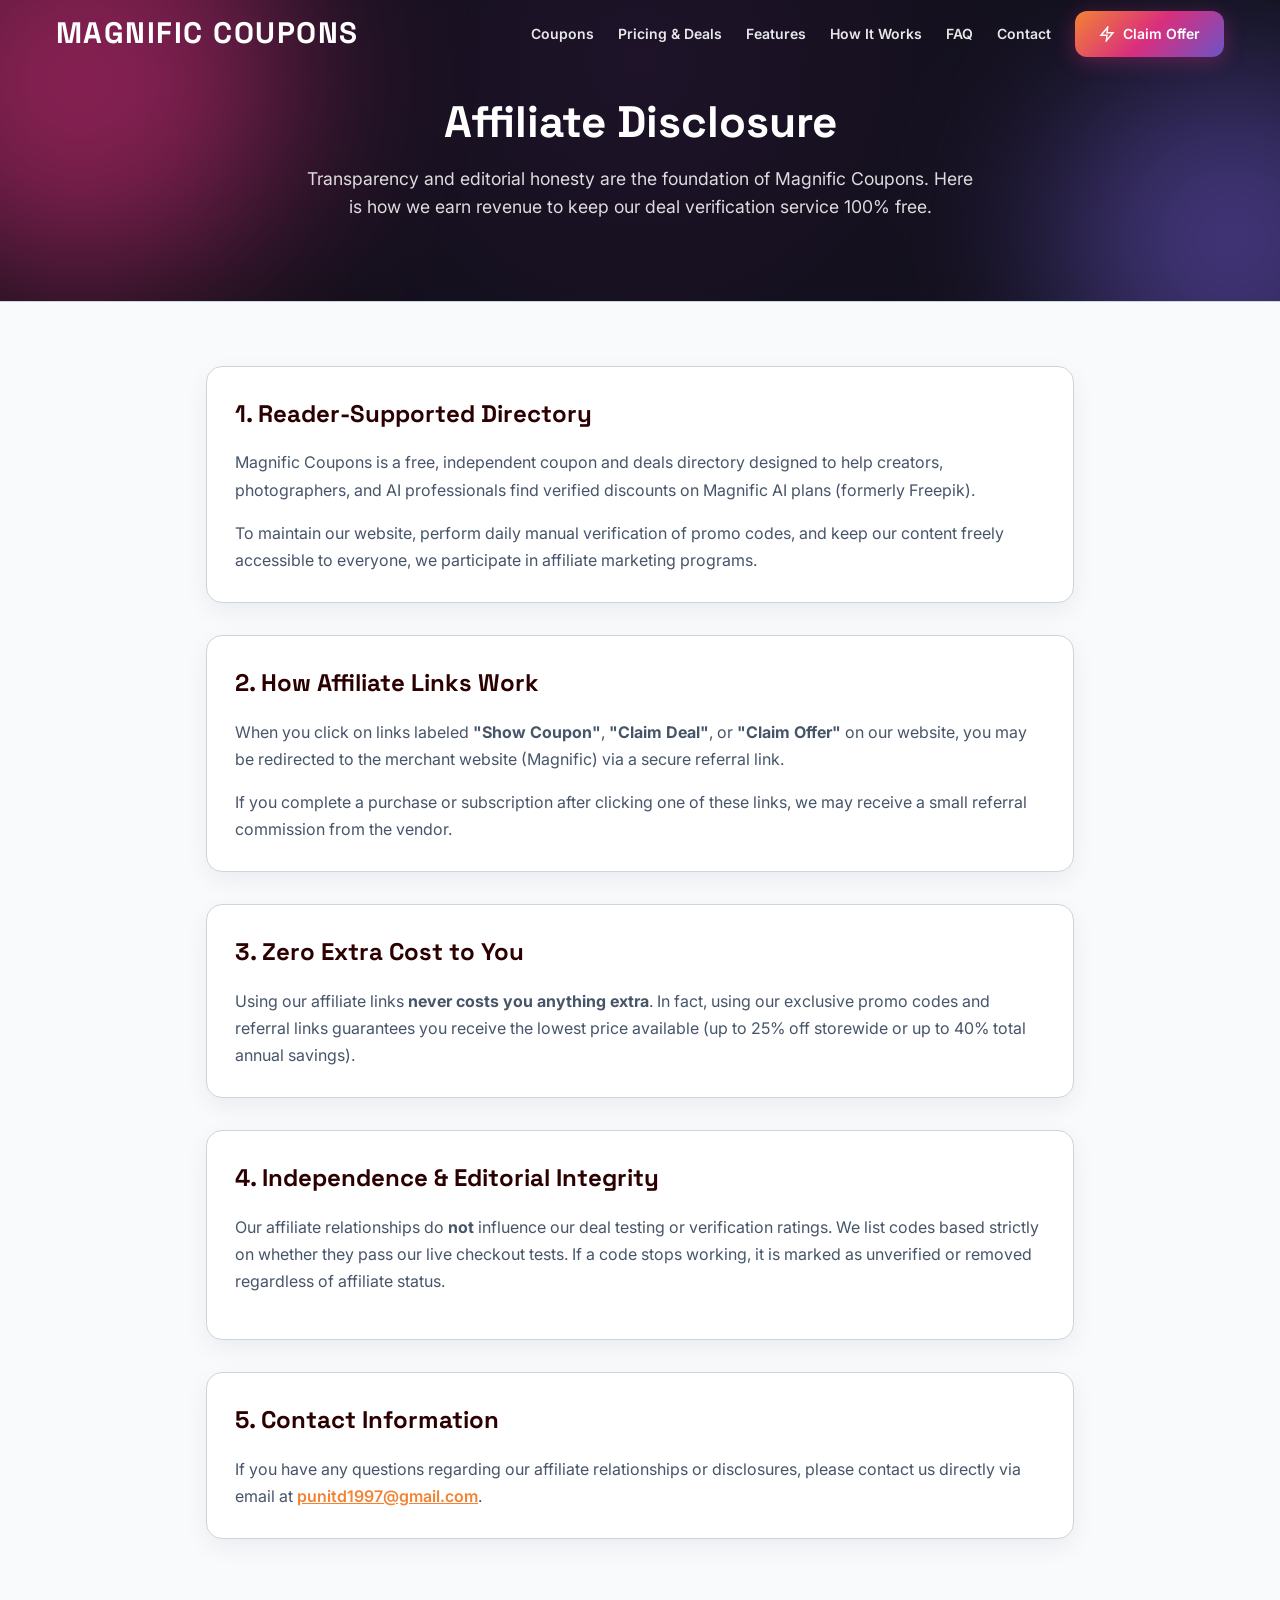
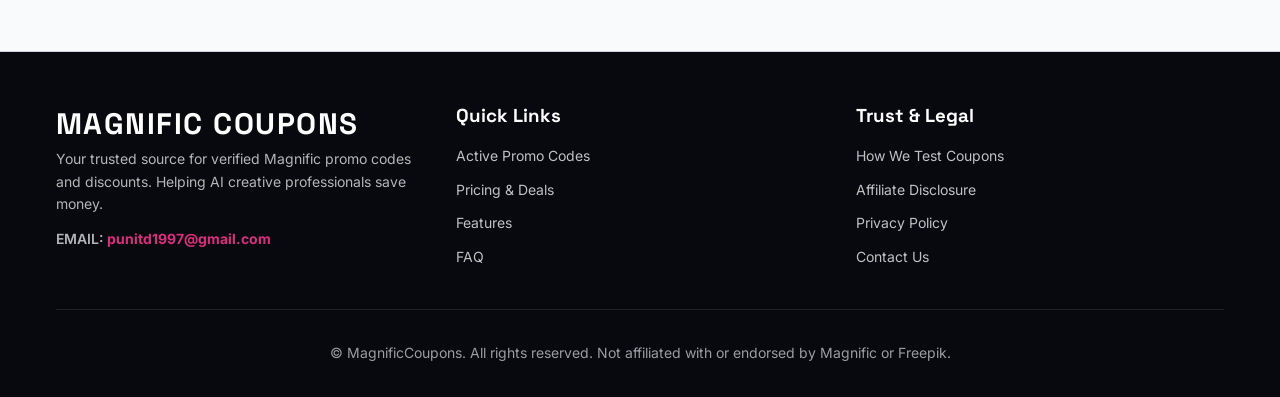
<file: affiliate-disclosure.html>
<!DOCTYPE html>
<html lang="en">
<head>
  <meta charset="UTF-8">
  <meta name="viewport" content="width=device-width, initial-scale=1.0">
  <title>Affiliate Disclosure — Magnific Coupon Codes</title>
  <meta name="description" content="Affiliate disclosure for Magnific Coupon Codes. Learn how we maintain our free coupon directory through referral partnerships at zero extra cost to you.">
  <link rel="stylesheet" href="styles.css">
  <link rel="preconnect" href="https://fonts.googleapis.com">
  <link rel="preconnect" href="https://fonts.gstatic.com" crossorigin>
  <link href="https://fonts.googleapis.com/css2?family=Inter:wght@400;500;600;700;800&family=Space+Grotesk:wght@600;700;800&display=swap" rel="stylesheet">
</head>
<body>
  <!-- Header -->
  <header id="header">
    <div class="header-container">
      <a href="/" class="logo">MAGNIFIC COUPONS</a>
      <nav class="nav-desktop">
        <a href="index.html#coupons" class="nav-link">Coupons</a>
        <a href="index.html#pricing-diff" class="nav-link">Pricing &amp; Deals</a>
        <a href="index.html#features" class="nav-link">Features</a>
        <a href="index.html#guide" class="nav-link">How It Works</a>
        <a href="index.html#faq" class="nav-link">FAQ</a>
        <a href="contact.html" class="nav-link">Contact</a>
        <a href="https://allcouponcodes.net/refer/magnific" target="_blank" rel="noopener noreferrer" class="btn btn-orange btn-header-cta">
          <svg viewBox="0 0 24 24" fill="none" stroke="currentColor" stroke-width="2.2" style="width:16px;height:16px;"><polygon points="13 2 3 14 12 14 11 22 21 10 12 10 13 2"/></svg>
          <span>Claim Offer</span>
        </a>
      </nav>
      <button id="mobile-menu-btn" class="mobile-menu-btn" aria-label="Toggle menu">
        <svg class="icon-menu" viewBox="0 0 24 24" fill="none" stroke="currentColor" stroke-width="2"><line x1="3" y1="12" x2="21" y2="12"/><line x1="3" y1="6" x2="21" y2="6"/><line x1="3" y1="18" x2="21" y2="18"/></svg>
        <svg class="icon-close hidden" viewBox="0 0 24 24" fill="none" stroke="currentColor" stroke-width="2"><line x1="18" y1="6" x2="6" y2="18"/><line x1="6" y1="6" x2="18" y2="18"/></svg>
      </button>
    </div>
    <nav id="mobile-nav" class="nav-mobile hidden">
      <a href="index.html#coupons" class="nav-link-mobile">Coupons</a>
      <a href="index.html#pricing-diff" class="nav-link-mobile">Pricing &amp; Deals</a>
      <a href="index.html#features" class="nav-link-mobile">Features</a>
      <a href="index.html#guide" class="nav-link-mobile">How It Works</a>
      <a href="index.html#faq" class="nav-link-mobile">FAQ</a>
      <a href="contact.html" class="nav-link-mobile">Contact</a>
      <a href="https://allcouponcodes.net/refer/magnific" target="_blank" rel="noopener noreferrer" class="btn btn-orange btn-mobile">
        <svg viewBox="0 0 24 24" fill="none" stroke="currentColor" stroke-width="2" style="width:16px;height:16px;"><polygon points="13 2 3 14 12 14 11 22 21 10 12 10 13 2"/></svg>
        <span>Claim Offer</span>
      </a>
    </nav>
  </header>

  <main>
    <!-- Subpage Hero Banner -->
    <section class="hero" style="padding: 6rem 1rem 3rem;">
      <div class="hero-orb-1"></div>
      <div class="hero-orb-2"></div>
      <div class="hero-content">
        <h1 class="hero-title" style="font-size: 2.75rem; margin-bottom: 1rem;">
          Affiliate Disclosure
        </h1>
        <p class="hero-subtitle" style="max-width: 42rem;">
          Transparency and editorial honesty are the foundation of Magnific Coupons. Here is how we earn revenue to keep our deal verification service 100% free.
        </p>
      </div>
    </section>

    <!-- Page Content (Light Section) -->
    <section class="benefits-section" style="padding: 4rem 0;">
      <div class="container container-narrow">
        <div class="guide-card" style="margin-bottom: 2rem;">
          <h2 style="font-size: 1.5rem; font-weight: 700; color: #2c0000; margin-bottom: 1rem;">1. Reader-Supported Directory</h2>
          <p style="font-size: 1rem; line-height: 1.7; color: #475569; margin-bottom: 1rem;">
            Magnific Coupons is a free, independent coupon and deals directory designed to help creators, photographers, and AI professionals find verified discounts on Magnific AI plans (formerly Freepik).
          </p>
          <p style="font-size: 1rem; line-height: 1.7; color: #475569;">
            To maintain our website, perform daily manual verification of promo codes, and keep our content freely accessible to everyone, we participate in affiliate marketing programs.
          </p>
        </div>

        <div class="guide-card" style="margin-bottom: 2rem;">
          <h2 style="font-size: 1.5rem; font-weight: 700; color: #2c0000; margin-bottom: 1rem;">2. How Affiliate Links Work</h2>
          <p style="font-size: 1rem; line-height: 1.7; color: #475569; margin-bottom: 1rem;">
            When you click on links labeled <strong>"Show Coupon"</strong>, <strong>"Claim Deal"</strong>, or <strong>"Claim Offer"</strong> on our website, you may be redirected to the merchant website (Magnific) via a secure referral link.
          </p>
          <p style="font-size: 1rem; line-height: 1.7; color: #475569;">
            If you complete a purchase or subscription after clicking one of these links, we may receive a small referral commission from the vendor. 
          </p>
        </div>

        <div class="guide-card" style="margin-bottom: 2rem;">
          <h2 style="font-size: 1.5rem; font-weight: 700; color: #2c0000; margin-bottom: 1rem;">3. Zero Extra Cost to You</h2>
          <p style="font-size: 1rem; line-height: 1.7; color: #475569;">
            Using our affiliate links <strong>never costs you anything extra</strong>. In fact, using our exclusive promo codes and referral links guarantees you receive the lowest price available (up to 25% off storewide or up to 40% total annual savings).
          </p>
        </div>

        <div class="guide-card" style="margin-bottom: 2rem;">
          <h2 style="font-size: 1.5rem; font-weight: 700; color: #2c0000; margin-bottom: 1rem;">4. Independence &amp; Editorial Integrity</h2>
          <p style="font-size: 1rem; line-height: 1.7; color: #475569; margin-bottom: 1rem;">
            Our affiliate relationships do <strong>not</strong> influence our deal testing or verification ratings. We list codes based strictly on whether they pass our live checkout tests. If a code stops working, it is marked as unverified or removed regardless of affiliate status.
          </p>
        </div>

        <div class="guide-card">
          <h2 style="font-size: 1.5rem; font-weight: 700; color: #2c0000; margin-bottom: 1rem;">5. Contact Information</h2>
          <p style="font-size: 1rem; line-height: 1.7; color: #475569;">
            If you have any questions regarding our affiliate relationships or disclosures, please contact us directly via email at <a href="mailto:punitd1997@gmail.com" style="color: #f38334; font-weight: 600;">punitd1997@gmail.com</a>.
          </p>
        </div>
      </div>
    </section>
  </main>

  <!-- Footer -->
  <footer class="footer">
    <div class="container">
      <div class="footer-grid">
        <div class="footer-brand">
          <a href="index.html" class="logo">MAGNIFIC COUPONS</a>
          <p>Your trusted source for verified Magnific promo codes and discounts. Helping AI creative professionals save money.</p>
          <p class="footer-email">
            EMAIL: <a href="mailto:punitd1997@gmail.com">punitd1997@gmail.com</a>
          </p>
        </div>
        <div class="footer-links">
          <h3>Quick Links</h3>
          <ul>
            <li><a href="index.html#coupons">Active Promo Codes</a></li>
            <li><a href="index.html#pricing-diff">Pricing &amp; Deals</a></li>
            <li><a href="index.html#features">Features</a></li>
            <li><a href="index.html#faq">FAQ</a></li>
          </ul>
        </div>
        <div class="footer-links">
          <h3>Trust &amp; Legal</h3>
          <ul>
            <li><a href="how-we-test-coupons.html">How We Test Coupons</a></li>
            <li><a href="affiliate-disclosure.html">Affiliate Disclosure</a></li>
            <li><a href="privacy-policy.html">Privacy Policy</a></li>
            <li><a href="contact.html">Contact Us</a></li>
          </ul>
        </div>
      </div>
      <div class="footer-bottom">
        <p>&copy; <span id="current-year"></span> MagnificCoupons. All rights reserved. Not affiliated with or endorsed by Magnific or Freepik.</p>
      </div>
    </div>
  </footer>

  <script src="script.js"></script>
</body>
</html>
</file>
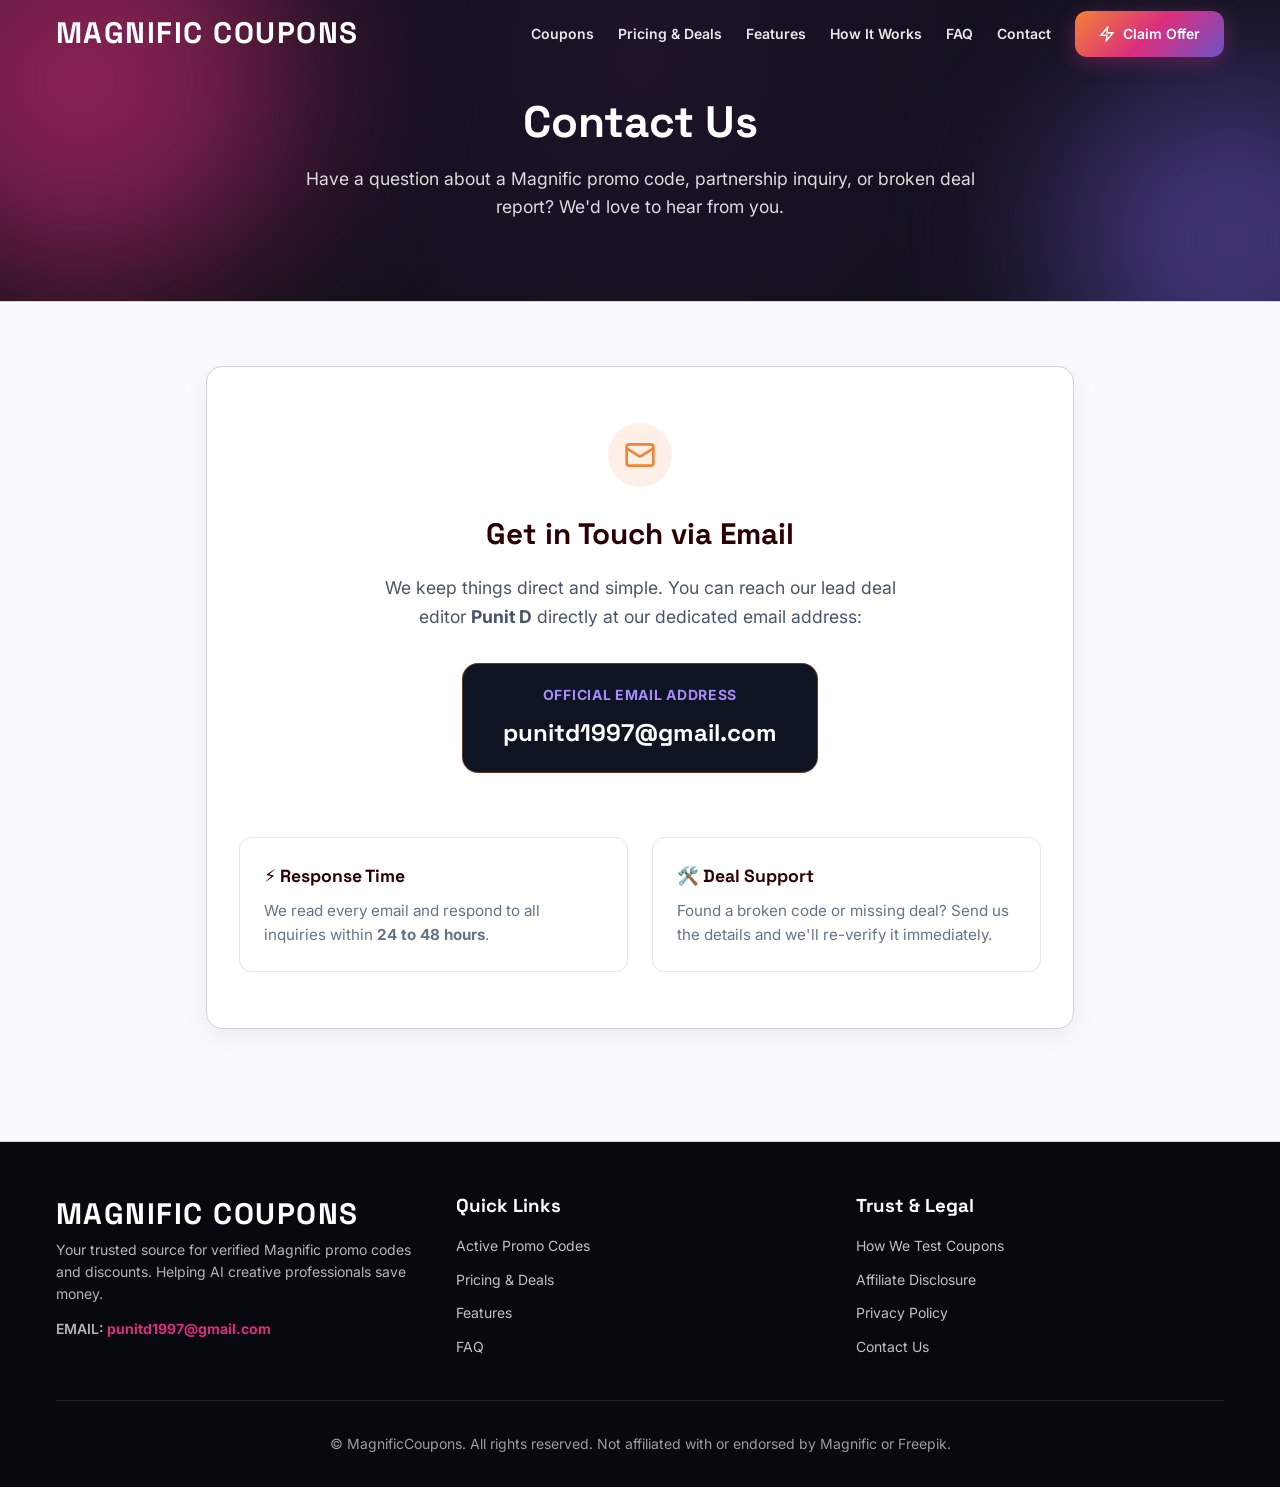
<file: contact.html>
<!DOCTYPE html>
<html lang="en">
<head>
  <meta charset="UTF-8">
  <meta name="viewport" content="width=device-width, initial-scale=1.0">
  <title>Contact Us — Magnific Coupon Codes</title>
  <meta name="description" content="Get in touch with the Magnific Coupons editorial team. Send us your questions, feedback, or report broken promo codes via email.">
  <link rel="stylesheet" href="styles.css">
  <link rel="preconnect" href="https://fonts.googleapis.com">
  <link rel="preconnect" href="https://fonts.gstatic.com" crossorigin>
  <link href="https://fonts.googleapis.com/css2?family=Inter:wght@400;500;600;700;800&family=Space+Grotesk:wght@600;700;800&display=swap" rel="stylesheet">
</head>
<body>
  <!-- Header -->
  <header id="header">
    <div class="header-container">
      <a href="/" class="logo">MAGNIFIC COUPONS</a>
      <nav class="nav-desktop">
        <a href="index.html#coupons" class="nav-link">Coupons</a>
        <a href="index.html#pricing-diff" class="nav-link">Pricing &amp; Deals</a>
        <a href="index.html#features" class="nav-link">Features</a>
        <a href="index.html#guide" class="nav-link">How It Works</a>
        <a href="index.html#faq" class="nav-link">FAQ</a>
        <a href="contact.html" class="nav-link">Contact</a>
        <a href="https://allcouponcodes.net/refer/magnific" target="_blank" rel="noopener noreferrer" class="btn btn-orange btn-header-cta">
          <svg viewBox="0 0 24 24" fill="none" stroke="currentColor" stroke-width="2.2" style="width:16px;height:16px;"><polygon points="13 2 3 14 12 14 11 22 21 10 12 10 13 2"/></svg>
          <span>Claim Offer</span>
        </a>
      </nav>
      <button id="mobile-menu-btn" class="mobile-menu-btn" aria-label="Toggle menu">
        <svg class="icon-menu" viewBox="0 0 24 24" fill="none" stroke="currentColor" stroke-width="2"><line x1="3" y1="12" x2="21" y2="12"/><line x1="3" y1="6" x2="21" y2="6"/><line x1="3" y1="18" x2="21" y2="18"/></svg>
        <svg class="icon-close hidden" viewBox="0 0 24 24" fill="none" stroke="currentColor" stroke-width="2"><line x1="18" y1="6" x2="6" y2="18"/><line x1="6" y1="6" x2="18" y2="18"/></svg>
      </button>
    </div>
    <nav id="mobile-nav" class="nav-mobile hidden">
      <a href="index.html#coupons" class="nav-link-mobile">Coupons</a>
      <a href="index.html#pricing-diff" class="nav-link-mobile">Pricing &amp; Deals</a>
      <a href="index.html#features" class="nav-link-mobile">Features</a>
      <a href="index.html#guide" class="nav-link-mobile">How It Works</a>
      <a href="index.html#faq" class="nav-link-mobile">FAQ</a>
      <a href="contact.html" class="nav-link-mobile">Contact</a>
      <a href="https://allcouponcodes.net/refer/magnific" target="_blank" rel="noopener noreferrer" class="btn btn-orange btn-mobile">
        <svg viewBox="0 0 24 24" fill="none" stroke="currentColor" stroke-width="2" style="width:16px;height:16px;"><polygon points="13 2 3 14 12 14 11 22 21 10 12 10 13 2"/></svg>
        <span>Claim Offer</span>
      </a>
    </nav>
  </header>

  <main>
    <!-- Subpage Hero Banner -->
    <section class="hero" style="padding: 6rem 1rem 3rem;">
      <div class="hero-orb-1"></div>
      <div class="hero-orb-2"></div>
      <div class="hero-content">
        <h1 class="hero-title" style="font-size: 2.75rem; margin-bottom: 1rem;">
          Contact Us
        </h1>
        <p class="hero-subtitle" style="max-width: 42rem;">
          Have a question about a Magnific promo code, partnership inquiry, or broken deal report? We'd love to hear from you.
        </p>
      </div>
    </section>

    <!-- Page Content (Light Section) -->
    <section class="benefits-section" style="padding: 4rem 0;">
      <div class="container container-narrow">
        <div class="guide-card" style="text-align: center; padding: 3.5rem 2rem;">
          <div style="width: 64px; height: 64px; background: rgba(243, 131, 52, 0.12); border-radius: 50%; display: flex; align-items: center; justify-content: center; margin: 0 auto 1.5rem;">
            <svg viewBox="0 0 24 24" fill="none" stroke="#f38334" stroke-width="2" style="width: 32px; height: 32px;"><rect width="20" height="16" x="2" y="4" rx="2"/><path d="m22 7-8.97 5.7a1.94 1.94 0 0 1-2.06 0L2 7"/></svg>
          </div>
          
          <h2 style="font-size: 1.85rem; font-weight: 800; color: #2c0000; margin-bottom: 1rem;">Get in Touch via Email</h2>
          <p style="font-size: 1.1rem; color: #475569; max-width: 32rem; margin: 0 auto 2rem; line-height: 1.6;">
            We keep things direct and simple. You can reach our lead deal editor <strong>Punit D</strong> directly at our dedicated email address:
          </p>

          <div style="display: inline-block; background: #0f1422; border: 1px solid rgba(243, 131, 52, 0.35); padding: 1.25rem 2.5rem; border-radius: 1rem; margin-bottom: 2rem;">
            <span style="font-size: 0.875rem; text-transform: uppercase; letter-spacing: 0.05em; color: #a78bfa; font-weight: 700; display: block; margin-bottom: 0.5rem;">Official Email Address</span>
            <a href="mailto:punitd1997@gmail.com" style="font-size: 1.5rem; font-weight: 800; color: #ffffff; text-decoration: none; font-family: 'Space Grotesk', sans-serif;">
              punitd1997@gmail.com
            </a>
          </div>

          <div style="display: grid; grid-template-columns: repeat(auto-fit, minmax(220px, 1fr)); gap: 1.5rem; margin-top: 2rem; text-align: left;">
            <div style="background: #ffffff; padding: 1.5rem; border-radius: 0.75rem; border: 1px solid #e2e8f0;">
              <h3 style="font-size: 1.1rem; font-weight: 700; color: #2c0000; margin-bottom: 0.5rem;">⚡ Response Time</h3>
              <p style="font-size: 0.95rem; color: #64748b; margin: 0;">We read every email and respond to all inquiries within <strong>24 to 48 hours</strong>.</p>
            </div>
            <div style="background: #ffffff; padding: 1.5rem; border-radius: 0.75rem; border: 1px solid #e2e8f0;">
              <h3 style="font-size: 1.1rem; font-weight: 700; color: #2c0000; margin-bottom: 0.5rem;">🛠️ Deal Support</h3>
              <p style="font-size: 0.95rem; color: #64748b; margin: 0;">Found a broken code or missing deal? Send us the details and we'll re-verify it immediately.</p>
            </div>
          </div>
        </div>
      </div>
    </section>
  </main>

  <!-- Footer -->
  <footer class="footer">
    <div class="container">
      <div class="footer-grid">
        <div class="footer-brand">
          <a href="index.html" class="logo">MAGNIFIC COUPONS</a>
          <p>Your trusted source for verified Magnific promo codes and discounts. Helping AI creative professionals save money.</p>
          <p class="footer-email">
            EMAIL: <a href="mailto:punitd1997@gmail.com">punitd1997@gmail.com</a>
          </p>
        </div>
        <div class="footer-links">
          <h3>Quick Links</h3>
          <ul>
            <li><a href="index.html#coupons">Active Promo Codes</a></li>
            <li><a href="index.html#pricing-diff">Pricing &amp; Deals</a></li>
            <li><a href="index.html#features">Features</a></li>
            <li><a href="index.html#faq">FAQ</a></li>
          </ul>
        </div>
        <div class="footer-links">
          <h3>Trust &amp; Legal</h3>
          <ul>
            <li><a href="how-we-test-coupons.html">How We Test Coupons</a></li>
            <li><a href="affiliate-disclosure.html">Affiliate Disclosure</a></li>
            <li><a href="privacy-policy.html">Privacy Policy</a></li>
            <li><a href="contact.html">Contact Us</a></li>
          </ul>
        </div>
      </div>
      <div class="footer-bottom">
        <p>&copy; <span id="current-year"></span> MagnificCoupons. All rights reserved. Not affiliated with or endorsed by Magnific or Freepik.</p>
      </div>
    </div>
  </footer>

  <script src="script.js"></script>
</body>
</html>
</file>
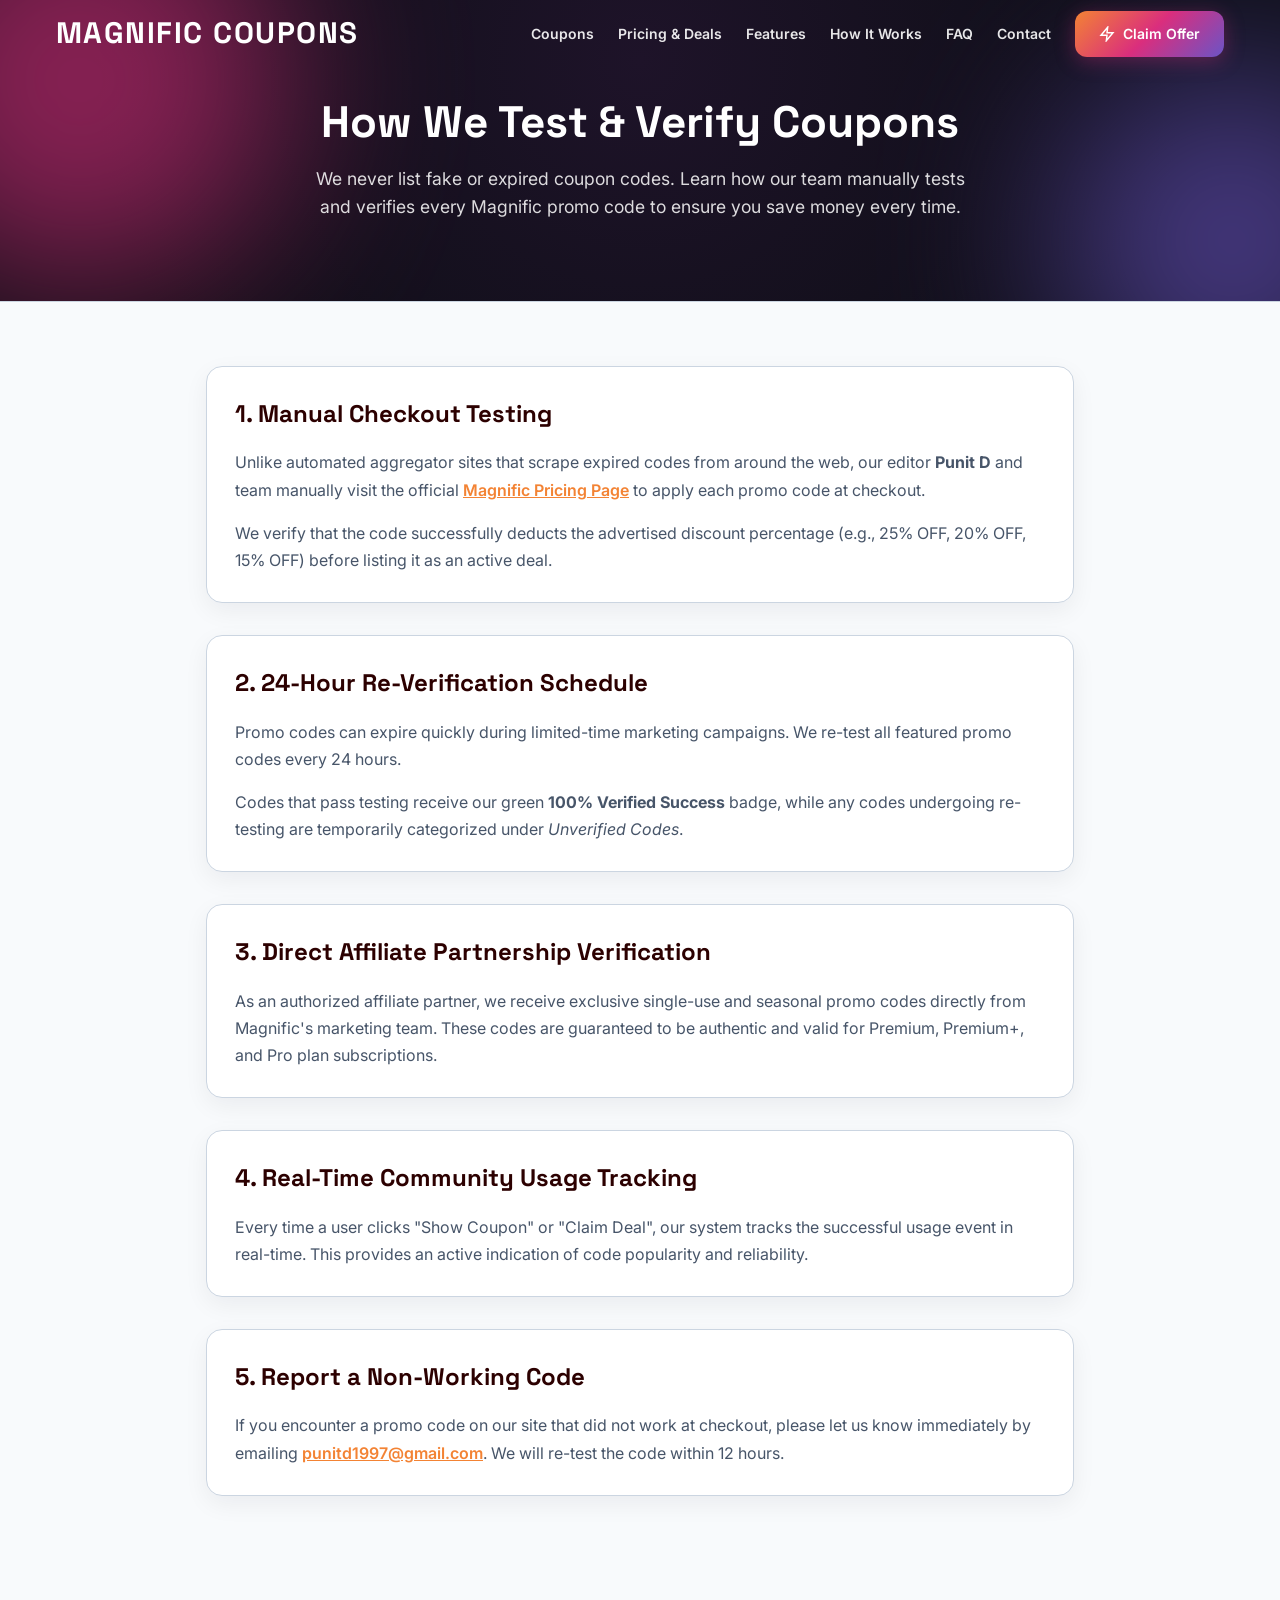
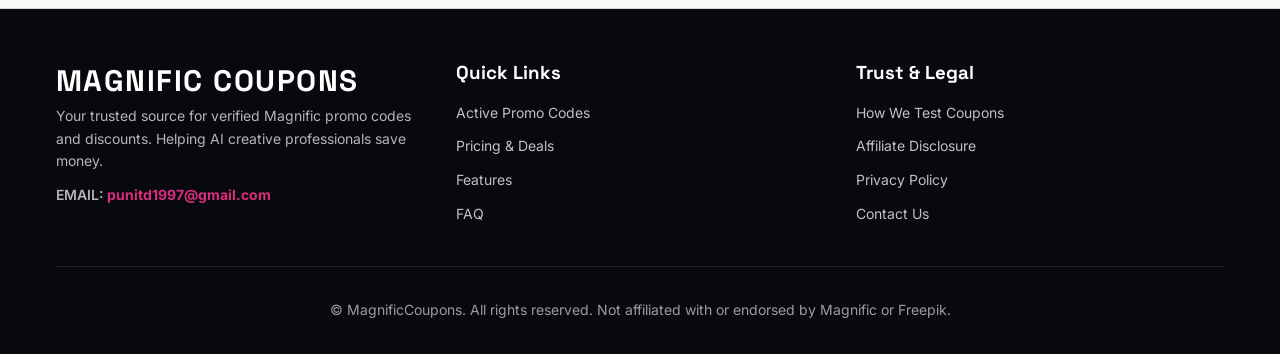
<file: how-we-test-coupons.html>
<!DOCTYPE html>
<html lang="en">
<head>
  <meta charset="UTF-8">
  <meta name="viewport" content="width=device-width, initial-scale=1.0">
  <title>How We Test &amp; Verify Coupons — Magnific Coupon Codes</title>
  <meta name="description" content="Learn how the Magnific Coupons team tests and verifies every promo code daily on live checkout pages to guarantee 100% working discounts.">
  <link rel="stylesheet" href="styles.css">
  <link rel="preconnect" href="https://fonts.googleapis.com">
  <link rel="preconnect" href="https://fonts.gstatic.com" crossorigin>
  <link href="https://fonts.googleapis.com/css2?family=Inter:wght@400;500;600;700;800&family=Space+Grotesk:wght@600;700;800&display=swap" rel="stylesheet">
</head>
<body>
  <!-- Header -->
  <header id="header">
    <div class="header-container">
      <a href="/" class="logo">MAGNIFIC COUPONS</a>
      <nav class="nav-desktop">
        <a href="index.html#coupons" class="nav-link">Coupons</a>
        <a href="index.html#pricing-diff" class="nav-link">Pricing &amp; Deals</a>
        <a href="index.html#features" class="nav-link">Features</a>
        <a href="index.html#guide" class="nav-link">How It Works</a>
        <a href="index.html#faq" class="nav-link">FAQ</a>
        <a href="contact.html" class="nav-link">Contact</a>
        <a href="https://allcouponcodes.net/refer/magnific" target="_blank" rel="noopener noreferrer" class="btn btn-orange btn-header-cta">
          <svg viewBox="0 0 24 24" fill="none" stroke="currentColor" stroke-width="2.2" style="width:16px;height:16px;"><polygon points="13 2 3 14 12 14 11 22 21 10 12 10 13 2"/></svg>
          <span>Claim Offer</span>
        </a>
      </nav>
      <button id="mobile-menu-btn" class="mobile-menu-btn" aria-label="Toggle menu">
        <svg class="icon-menu" viewBox="0 0 24 24" fill="none" stroke="currentColor" stroke-width="2"><line x1="3" y1="12" x2="21" y2="12"/><line x1="3" y1="6" x2="21" y2="6"/><line x1="3" y1="18" x2="21" y2="18"/></svg>
        <svg class="icon-close hidden" viewBox="0 0 24 24" fill="none" stroke="currentColor" stroke-width="2"><line x1="18" y1="6" x2="6" y2="18"/><line x1="6" y1="6" x2="18" y2="18"/></svg>
      </button>
    </div>
    <nav id="mobile-nav" class="nav-mobile hidden">
      <a href="index.html#coupons" class="nav-link-mobile">Coupons</a>
      <a href="index.html#pricing-diff" class="nav-link-mobile">Pricing &amp; Deals</a>
      <a href="index.html#features" class="nav-link-mobile">Features</a>
      <a href="index.html#guide" class="nav-link-mobile">How It Works</a>
      <a href="index.html#faq" class="nav-link-mobile">FAQ</a>
      <a href="contact.html" class="nav-link-mobile">Contact</a>
      <a href="https://allcouponcodes.net/refer/magnific" target="_blank" rel="noopener noreferrer" class="btn btn-orange btn-mobile">
        <svg viewBox="0 0 24 24" fill="none" stroke="currentColor" stroke-width="2" style="width:16px;height:16px;"><polygon points="13 2 3 14 12 14 11 22 21 10 12 10 13 2"/></svg>
        <span>Claim Offer</span>
      </a>
    </nav>
  </header>

  <main>
    <!-- Subpage Hero Banner -->
    <section class="hero" style="padding: 6rem 1rem 3rem;">
      <div class="hero-orb-1"></div>
      <div class="hero-orb-2"></div>
      <div class="hero-content">
        <h1 class="hero-title" style="font-size: 2.75rem; margin-bottom: 1rem;">
          How We Test &amp; Verify Coupons
        </h1>
        <p class="hero-subtitle" style="max-width: 42rem;">
          We never list fake or expired coupon codes. Learn how our team manually tests and verifies every Magnific promo code to ensure you save money every time.
        </p>
      </div>
    </section>

    <!-- Page Content (Light Section) -->
    <section class="benefits-section" style="padding: 4rem 0;">
      <div class="container container-narrow">
        <div class="guide-card" style="margin-bottom: 2rem;">
          <h2 style="font-size: 1.5rem; font-weight: 700; color: #2c0000; margin-bottom: 1rem;">1. Manual Checkout Testing</h2>
          <p style="font-size: 1rem; line-height: 1.7; color: #475569; margin-bottom: 1rem;">
            Unlike automated aggregator sites that scrape expired codes from around the web, our editor <strong>Punit D</strong> and team manually visit the official <a href="https://allcouponcodes.net/refer/magnific" target="_blank" rel="noopener noreferrer" style="color: #f38334; font-weight: 600;">Magnific Pricing Page</a> to apply each promo code at checkout.
          </p>
          <p style="font-size: 1rem; line-height: 1.7; color: #475569;">
            We verify that the code successfully deducts the advertised discount percentage (e.g., 25% OFF, 20% OFF, 15% OFF) before listing it as an active deal.
          </p>
        </div>

        <div class="guide-card" style="margin-bottom: 2rem;">
          <h2 style="font-size: 1.5rem; font-weight: 700; color: #2c0000; margin-bottom: 1rem;">2. 24-Hour Re-Verification Schedule</h2>
          <p style="font-size: 1rem; line-height: 1.7; color: #475569; margin-bottom: 1rem;">
            Promo codes can expire quickly during limited-time marketing campaigns. We re-test all featured promo codes every 24 hours.
          </p>
          <p style="font-size: 1rem; line-height: 1.7; color: #475569;">
            Codes that pass testing receive our green <strong>100% Verified Success</strong> badge, while any codes undergoing re-testing are temporarily categorized under <em>Unverified Codes</em>.
          </p>
        </div>

        <div class="guide-card" style="margin-bottom: 2rem;">
          <h2 style="font-size: 1.5rem; font-weight: 700; color: #2c0000; margin-bottom: 1rem;">3. Direct Affiliate Partnership Verification</h2>
          <p style="font-size: 1rem; line-height: 1.7; color: #475569;">
            As an authorized affiliate partner, we receive exclusive single-use and seasonal promo codes directly from Magnific's marketing team. These codes are guaranteed to be authentic and valid for Premium, Premium+, and Pro plan subscriptions.
          </p>
        </div>

        <div class="guide-card" style="margin-bottom: 2rem;">
          <h2 style="font-size: 1.5rem; font-weight: 700; color: #2c0000; margin-bottom: 1rem;">4. Real-Time Community Usage Tracking</h2>
          <p style="font-size: 1rem; line-height: 1.7; color: #475569;">
            Every time a user clicks "Show Coupon" or "Claim Deal", our system tracks the successful usage event in real-time. This provides an active indication of code popularity and reliability.
          </p>
        </div>

        <div class="guide-card">
          <h2 style="font-size: 1.5rem; font-weight: 700; color: #2c0000; margin-bottom: 1rem;">5. Report a Non-Working Code</h2>
          <p style="font-size: 1rem; line-height: 1.7; color: #475569;">
            If you encounter a promo code on our site that did not work at checkout, please let us know immediately by emailing <a href="mailto:punitd1997@gmail.com" style="color: #f38334; font-weight: 600;">punitd1997@gmail.com</a>. We will re-test the code within 12 hours.
          </p>
        </div>
      </div>
    </section>
  </main>

  <!-- Footer -->
  <footer class="footer">
    <div class="container">
      <div class="footer-grid">
        <div class="footer-brand">
          <a href="index.html" class="logo">MAGNIFIC COUPONS</a>
          <p>Your trusted source for verified Magnific promo codes and discounts. Helping AI creative professionals save money.</p>
          <p class="footer-email">
            EMAIL: <a href="mailto:punitd1997@gmail.com">punitd1997@gmail.com</a>
          </p>
        </div>
        <div class="footer-links">
          <h3>Quick Links</h3>
          <ul>
            <li><a href="index.html#coupons">Active Promo Codes</a></li>
            <li><a href="index.html#pricing-diff">Pricing &amp; Deals</a></li>
            <li><a href="index.html#features">Features</a></li>
            <li><a href="index.html#faq">FAQ</a></li>
          </ul>
        </div>
        <div class="footer-links">
          <h3>Trust &amp; Legal</h3>
          <ul>
            <li><a href="how-we-test-coupons.html">How We Test Coupons</a></li>
            <li><a href="affiliate-disclosure.html">Affiliate Disclosure</a></li>
            <li><a href="privacy-policy.html">Privacy Policy</a></li>
            <li><a href="contact.html">Contact Us</a></li>
          </ul>
        </div>
      </div>
      <div class="footer-bottom">
        <p>&copy; <span id="current-year"></span> MagnificCoupons. All rights reserved. Not affiliated with or endorsed by Magnific or Freepik.</p>
      </div>
    </div>
  </footer>

  <script src="script.js"></script>
</body>
</html>
</file>
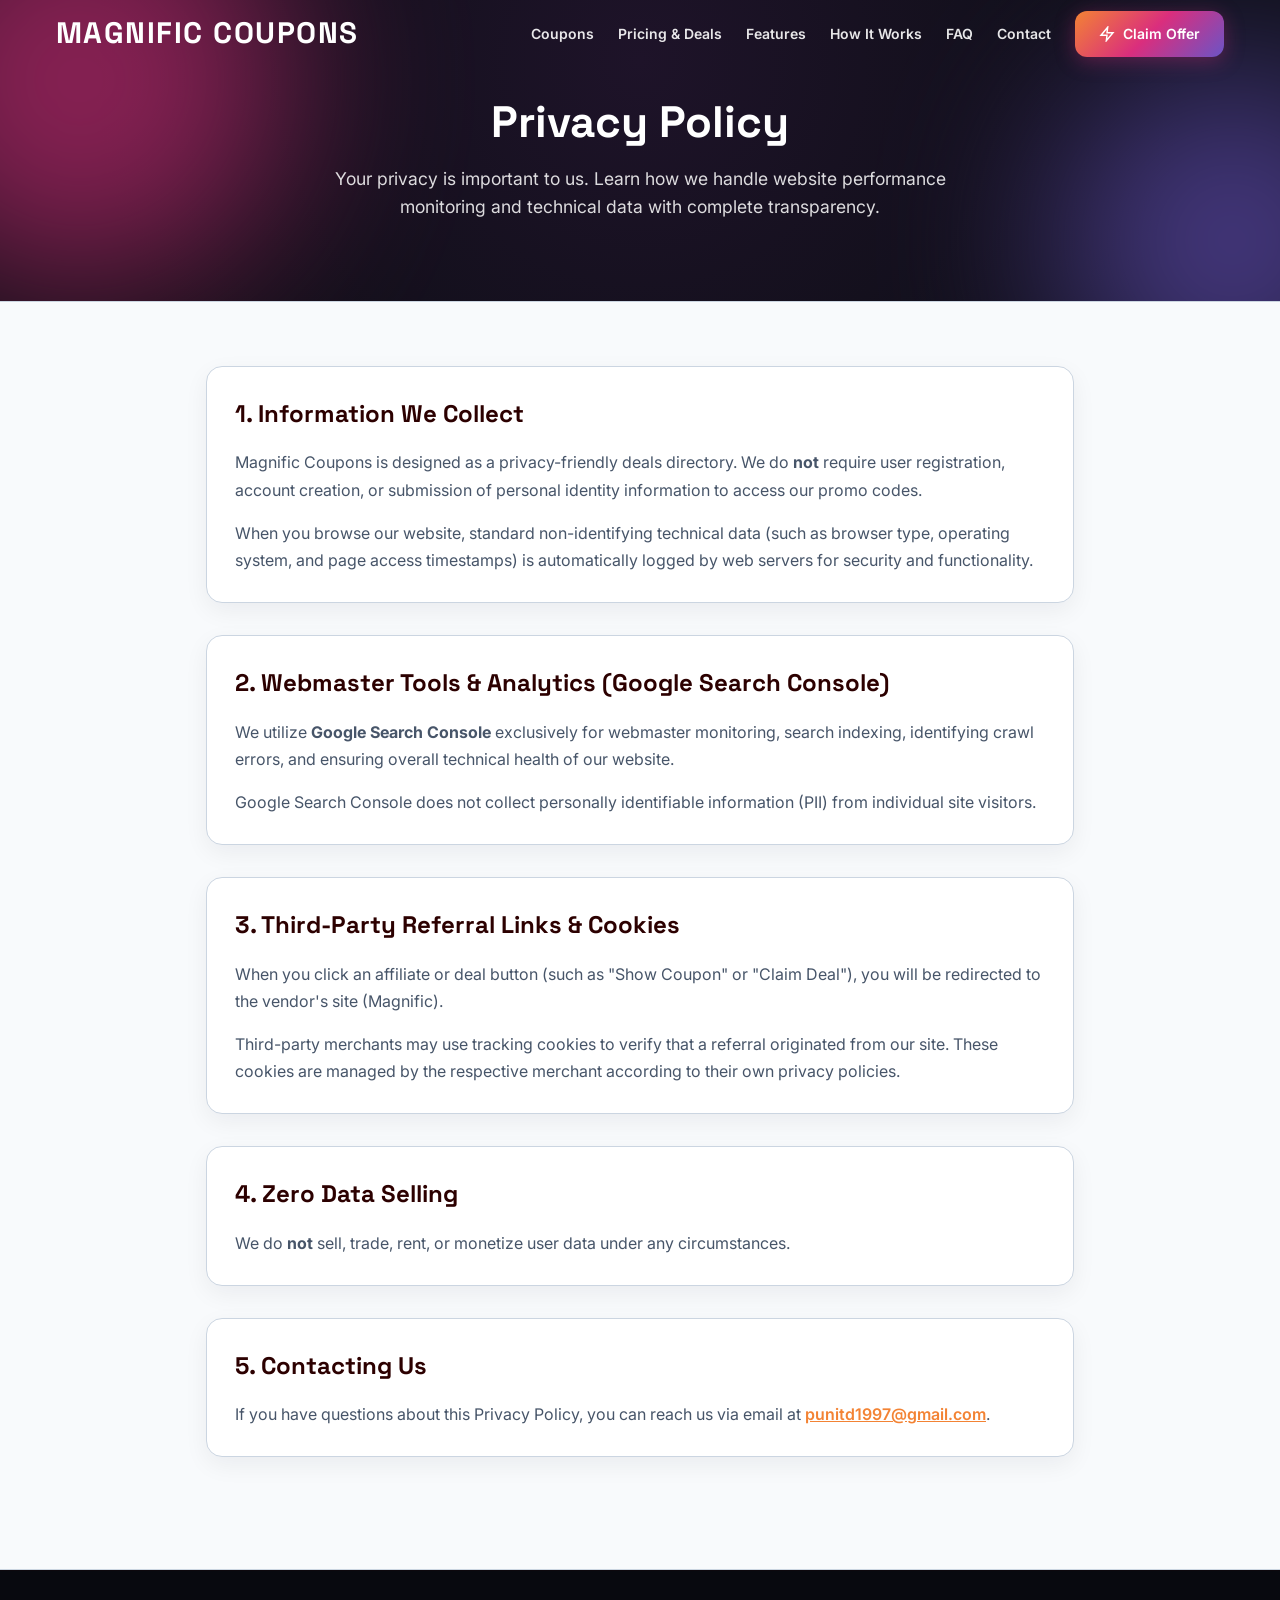
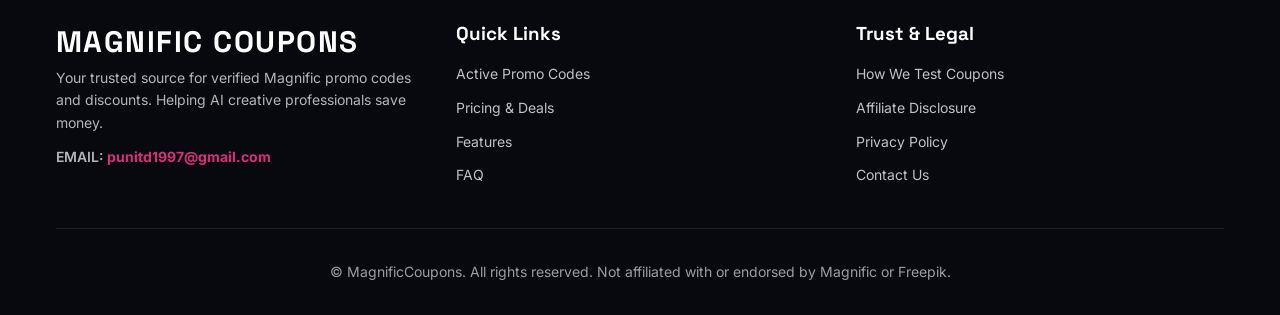
<file: privacy-policy.html>
<!DOCTYPE html>
<html lang="en">
<head>
  <meta charset="UTF-8">
  <meta name="viewport" content="width=device-width, initial-scale=1.0">
  <title>Privacy Policy — Magnific Coupon Codes</title>
  <meta name="description" content="Privacy Policy for Magnific Coupon Codes. Learn how we handle technical site analytics via Google Search Console and protect your privacy.">
  <link rel="stylesheet" href="styles.css">
  <link rel="preconnect" href="https://fonts.googleapis.com">
  <link rel="preconnect" href="https://fonts.gstatic.com" crossorigin>
  <link href="https://fonts.googleapis.com/css2?family=Inter:wght@400;500;600;700;800&family=Space+Grotesk:wght@600;700;800&display=swap" rel="stylesheet">
</head>
<body>
  <!-- Header -->
  <header id="header">
    <div class="header-container">
      <a href="/" class="logo">MAGNIFIC COUPONS</a>
      <nav class="nav-desktop">
        <a href="index.html#coupons" class="nav-link">Coupons</a>
        <a href="index.html#pricing-diff" class="nav-link">Pricing &amp; Deals</a>
        <a href="index.html#features" class="nav-link">Features</a>
        <a href="index.html#guide" class="nav-link">How It Works</a>
        <a href="index.html#faq" class="nav-link">FAQ</a>
        <a href="contact.html" class="nav-link">Contact</a>
        <a href="https://allcouponcodes.net/refer/magnific" target="_blank" rel="noopener noreferrer" class="btn btn-orange btn-header-cta">
          <svg viewBox="0 0 24 24" fill="none" stroke="currentColor" stroke-width="2.2" style="width:16px;height:16px;"><polygon points="13 2 3 14 12 14 11 22 21 10 12 10 13 2"/></svg>
          <span>Claim Offer</span>
        </a>
      </nav>
      <button id="mobile-menu-btn" class="mobile-menu-btn" aria-label="Toggle menu">
        <svg class="icon-menu" viewBox="0 0 24 24" fill="none" stroke="currentColor" stroke-width="2"><line x1="3" y1="12" x2="21" y2="12"/><line x1="3" y1="6" x2="21" y2="6"/><line x1="3" y1="18" x2="21" y2="18"/></svg>
        <svg class="icon-close hidden" viewBox="0 0 24 24" fill="none" stroke="currentColor" stroke-width="2"><line x1="18" y1="6" x2="6" y2="18"/><line x1="6" y1="6" x2="18" y2="18"/></svg>
      </button>
    </div>
    <nav id="mobile-nav" class="nav-mobile hidden">
      <a href="index.html#coupons" class="nav-link-mobile">Coupons</a>
      <a href="index.html#pricing-diff" class="nav-link-mobile">Pricing &amp; Deals</a>
      <a href="index.html#features" class="nav-link-mobile">Features</a>
      <a href="index.html#guide" class="nav-link-mobile">How It Works</a>
      <a href="index.html#faq" class="nav-link-mobile">FAQ</a>
      <a href="contact.html" class="nav-link-mobile">Contact</a>
      <a href="https://allcouponcodes.net/refer/magnific" target="_blank" rel="noopener noreferrer" class="btn btn-orange btn-mobile">
        <svg viewBox="0 0 24 24" fill="none" stroke="currentColor" stroke-width="2" style="width:16px;height:16px;"><polygon points="13 2 3 14 12 14 11 22 21 10 12 10 13 2"/></svg>
        <span>Claim Offer</span>
      </a>
    </nav>
  </header>

  <main>
    <!-- Subpage Hero Banner -->
    <section class="hero" style="padding: 6rem 1rem 3rem;">
      <div class="hero-orb-1"></div>
      <div class="hero-orb-2"></div>
      <div class="hero-content">
        <h1 class="hero-title" style="font-size: 2.75rem; margin-bottom: 1rem;">
          Privacy Policy
        </h1>
        <p class="hero-subtitle" style="max-width: 42rem;">
          Your privacy is important to us. Learn how we handle website performance monitoring and technical data with complete transparency.
        </p>
      </div>
    </section>

    <!-- Page Content (Light Section) -->
    <section class="benefits-section" style="padding: 4rem 0;">
      <div class="container container-narrow">
        <div class="guide-card" style="margin-bottom: 2rem;">
          <h2 style="font-size: 1.5rem; font-weight: 700; color: #2c0000; margin-bottom: 1rem;">1. Information We Collect</h2>
          <p style="font-size: 1rem; line-height: 1.7; color: #475569; margin-bottom: 1rem;">
            Magnific Coupons is designed as a privacy-friendly deals directory. We do <strong>not</strong> require user registration, account creation, or submission of personal identity information to access our promo codes.
          </p>
          <p style="font-size: 1rem; line-height: 1.7; color: #475569;">
            When you browse our website, standard non-identifying technical data (such as browser type, operating system, and page access timestamps) is automatically logged by web servers for security and functionality.
          </p>
        </div>

        <div class="guide-card" style="margin-bottom: 2rem;">
          <h2 style="font-size: 1.5rem; font-weight: 700; color: #2c0000; margin-bottom: 1rem;">2. Webmaster Tools &amp; Analytics (Google Search Console)</h2>
          <p style="font-size: 1rem; line-height: 1.7; color: #475569; margin-bottom: 1rem;">
            We utilize <strong>Google Search Console</strong> exclusively for webmaster monitoring, search indexing, identifying crawl errors, and ensuring overall technical health of our website.
          </p>
          <p style="font-size: 1rem; line-height: 1.7; color: #475569;">
            Google Search Console does not collect personally identifiable information (PII) from individual site visitors.
          </p>
        </div>

        <div class="guide-card" style="margin-bottom: 2rem;">
          <h2 style="font-size: 1.5rem; font-weight: 700; color: #2c0000; margin-bottom: 1rem;">3. Third-Party Referral Links &amp; Cookies</h2>
          <p style="font-size: 1rem; line-height: 1.7; color: #475569; margin-bottom: 1rem;">
            When you click an affiliate or deal button (such as "Show Coupon" or "Claim Deal"), you will be redirected to the vendor's site (Magnific).
          </p>
          <p style="font-size: 1rem; line-height: 1.7; color: #475569;">
            Third-party merchants may use tracking cookies to verify that a referral originated from our site. These cookies are managed by the respective merchant according to their own privacy policies.
          </p>
        </div>

        <div class="guide-card" style="margin-bottom: 2rem;">
          <h2 style="font-size: 1.5rem; font-weight: 700; color: #2c0000; margin-bottom: 1rem;">4. Zero Data Selling</h2>
          <p style="font-size: 1rem; line-height: 1.7; color: #475569;">
            We do <strong>not</strong> sell, trade, rent, or monetize user data under any circumstances.
          </p>
        </div>

        <div class="guide-card">
          <h2 style="font-size: 1.5rem; font-weight: 700; color: #2c0000; margin-bottom: 1rem;">5. Contacting Us</h2>
          <p style="font-size: 1rem; line-height: 1.7; color: #475569;">
            If you have questions about this Privacy Policy, you can reach us via email at <a href="mailto:punitd1997@gmail.com" style="color: #f38334; font-weight: 600;">punitd1997@gmail.com</a>.
          </p>
        </div>
      </div>
    </section>
  </main>

  <!-- Footer -->
  <footer class="footer">
    <div class="container">
      <div class="footer-grid">
        <div class="footer-brand">
          <a href="index.html" class="logo">MAGNIFIC COUPONS</a>
          <p>Your trusted source for verified Magnific promo codes and discounts. Helping AI creative professionals save money.</p>
          <p class="footer-email">
            EMAIL: <a href="mailto:punitd1997@gmail.com">punitd1997@gmail.com</a>
          </p>
        </div>
        <div class="footer-links">
          <h3>Quick Links</h3>
          <ul>
            <li><a href="index.html#coupons">Active Promo Codes</a></li>
            <li><a href="index.html#pricing-diff">Pricing &amp; Deals</a></li>
            <li><a href="index.html#features">Features</a></li>
            <li><a href="index.html#faq">FAQ</a></li>
          </ul>
        </div>
        <div class="footer-links">
          <h3>Trust &amp; Legal</h3>
          <ul>
            <li><a href="how-we-test-coupons.html">How We Test Coupons</a></li>
            <li><a href="affiliate-disclosure.html">Affiliate Disclosure</a></li>
            <li><a href="privacy-policy.html">Privacy Policy</a></li>
            <li><a href="contact.html">Contact Us</a></li>
          </ul>
        </div>
      </div>
      <div class="footer-bottom">
        <p>&copy; <span id="current-year"></span> MagnificCoupons. All rights reserved. Not affiliated with or endorsed by Magnific or Freepik.</p>
      </div>
    </div>
  </footer>

  <script src="script.js"></script>
</body>
</html>
</file>
<file: styles.css>
/* Base Styles */
*, *::before, *::after { box-sizing: border-box; margin: 0; padding: 0; }
:root {
  --background: #ffffff;
  --foreground: #0f172a;
  --card: #ffffff;
  --card-border: #cbd5e1;
  --primary: #da2e7d; /* Magnific Hot Pink / Magenta */
  --primary-hover: #c4226c;
  --primary-foreground: #ffffff;
  --secondary: #f8fafc;
  --muted: #64748b;
  --border: #cbd5e1;
  --magnific-pink: #da2e7d;
  --magnific-orange: #f38334;
  --magnific-purple: #6b54c6;
  --magnific-gradient: linear-gradient(135deg, #f38334 0%, #da2e7d 50%, #6b54c6 100%);
  --magnific-pink-purple: linear-gradient(135deg, #da2e7d, #6b54c6);
  --magnific-orange-pink: linear-gradient(135deg, #f38334, #da2e7d);
  --radius: 0.75rem;
}

body { font-family: 'Inter', system-ui, sans-serif; background: var(--background); color: var(--foreground); line-height: 1.6; }
h1, h2, h3, h4, h5, h6 { font-family: 'Space Grotesk', system-ui, sans-serif; color: #0f172a; }
.container { max-width: 1200px; margin: 0 auto; padding: 0 1rem; }
.container-narrow { max-width: 900px; }
.hidden { display: none !important; }

/* Header - Stays dark blurred on scroll so nav links are always 100% readable */
#header { position: fixed; top: 0; left: 0; right: 0; z-index: 50; transition: all 0.3s; background: transparent; }
#header.scrolled { background: rgba(13, 14, 21, 0.95); backdrop-filter: blur(12px); border-bottom: 1px solid rgba(218, 46, 125, 0.2); box-shadow: 0 4px 25px rgba(0,0,0,0.3); }
.header-container { max-width: 1200px; margin: 0 auto; padding: 0 1rem; display: flex; align-items: center; justify-content: space-between; height: 68px; }
.logo { font-family: 'Space Grotesk', sans-serif; font-size: 1.85rem; font-weight: 800; color: #ffffff !important; text-decoration: none; text-transform: uppercase; letter-spacing: 0.05em; transition: opacity 0.2s; }
.logo:hover { opacity: 0.9; color: #ffffff !important; }
.nav-desktop { display: none; align-items: center; gap: 1.5rem; }
.nav-link { color: rgba(255,255,255,0.9); text-decoration: none; font-size: 0.875rem; font-weight: 600; transition: color 0.2s; }
.nav-link:hover { color: var(--magnific-pink); }
.mobile-menu-btn { background: none; border: none; color: #fff; padding: 0.5rem; cursor: pointer; }
.mobile-menu-btn svg { width: 24px; height: 24px; }
.nav-mobile { padding: 1rem; background: rgba(13, 14, 21, 0.98); border-top: 1px solid rgba(218, 46, 125, 0.2); display: flex; flex-direction: column; gap: 0.5rem; }
.nav-link-mobile { color: rgba(255,255,255,0.9); text-decoration: none; padding: 0.5rem; font-size: 0.875rem; font-weight: 500; }
.nav-link-mobile:hover { color: var(--magnific-pink); }
@media (min-width: 1024px) { .nav-desktop { display: flex; } .mobile-menu-btn, .nav-mobile { display: none !important; } }

/* Buttons */
.btn { display: inline-flex; align-items: center; justify-content: center; gap: 0.5rem; padding: 0.75rem 1.5rem; border-radius: var(--radius); font-weight: 600; text-decoration: none; border: none; cursor: pointer; transition: all 0.3s; font-size: 0.875rem; }
.btn-orange { background: var(--magnific-gradient); color: #fff; box-shadow: 0 4px 20px rgba(218, 46, 125, 0.35); }
.btn-orange:hover { filter: brightness(1.1); transform: translateY(-1px); box-shadow: 0 6px 25px rgba(218, 46, 125, 0.45); }
.btn-green { background: var(--magnific-pink-purple); color: #fff; box-shadow: 0 4px 20px rgba(218, 46, 125, 0.35); margin-top: 0.75rem; }
.btn-green:hover { filter: brightness(1.15); }
.btn-hero { padding: 1.25rem 2.5rem; font-size: 1.125rem; border-radius: 9999px; }
.btn-full { width: 100%; padding: 1rem; font-size: 1.125rem; }
.btn svg { width: 20px; height: 20px; }
.animate-pulse-orange { animation: pulse-pink 2s ease-in-out infinite; }
@keyframes pulse-pink { 0%, 100% { box-shadow: 0 4px 20px rgba(218, 46, 125, 0.4); } 50% { box-shadow: 0 4px 35px rgba(218, 46, 125, 0.75); } }

/* Hero Section (Dark Aesthetic) */
.hero { position: relative; padding: 7.5rem 1rem 4.5rem; background: radial-gradient(circle at 50% 20%, #1e1329 0%, #0d0e15 80%); color: #ffffff; overflow: hidden; }
.hero h1, .hero h2, .hero h3 { color: #ffffff; }
.hero-orb-1, .hero-orb-2, .hero-orb-3 { position: absolute; border-radius: 50%; filter: blur(90px); opacity: 0.6; }
.hero-orb-1 { left: -8rem; top: -8rem; width: 26rem; height: 26rem; background: var(--magnific-pink); }
.hero-orb-2 { right: -8rem; top: 4rem; width: 22rem; height: 22rem; background: var(--magnific-purple); }
.hero-orb-3 { left: 45%; bottom: -4rem; width: 20rem; height: 20rem; background: var(--magnific-orange); }
.hero-grid { position: absolute; inset: 0; opacity: 0.07; background-image: linear-gradient(rgba(255,255,255,0.15) 1px, transparent 1px), linear-gradient(90deg, rgba(255,255,255,0.15) 1px, transparent 1px); background-size: 40px 40px; }
.hero-content { position: relative; max-width: 1200px; margin: 0 auto; text-align: center; }
.hero-badges { display: flex; flex-wrap: wrap; justify-content: center; gap: 0.75rem; margin-bottom: 1.5rem; }
.hero-badge { display: inline-flex; align-items: center; gap: 0.5rem; padding: 0.5rem 1.125rem; border-radius: 9999px; background: rgba(255,255,255,0.08); border: 1px solid rgba(255,255,255,0.15); color: #fff; font-size: 0.875rem; backdrop-filter: blur(8px); }
.hero-badge svg { width: 16px; height: 16px; stroke: var(--magnific-pink); }
.hero-badge-orange { background: rgba(218, 46, 125, 0.18); border-color: rgba(218, 46, 125, 0.4); color: #ffb8d9; }
.hero-badge-orange svg { stroke: var(--magnific-orange); }
.hero-title { font-size: 2.5rem; font-weight: 800; color: #fff; line-height: 1.2; margin-bottom: 1.5rem; }
.hero-title .gradient-text-h10 { background: var(--magnific-gradient); -webkit-background-clip: text; -webkit-text-fill-color: transparent; background-clip: text; position: relative; display: inline; }
.hero-title .gradient-text-h10::after { content: ''; position: absolute; bottom: -4px; left: 0; width: 100%; height: 12px; background: url("data:image/svg+xml,%3Csvg viewBox='0 0 200 8' xmlns='http://www.w3.org/2000/svg'%3E%3Cpath d='M0 5C30 5 30 3 60 3C90 3 90 7 120 7C150 7 150 2 180 2C200 2 200 5 200 5' stroke='%23DA2E7D' stroke-width='3' fill='none'/%3E%3C/svg%3E") no-repeat center; background-size: 100% 100%; }
.hero-subtitle { max-width: 58rem; margin: 0 auto 2rem; font-size: 1.1rem; color: rgba(255,255,255,0.85); line-height: 1.6; }
@media (min-width: 768px) { .hero { padding: 8.5rem 1rem 6rem; } .hero-title { font-size: 3.5rem; } }
@media (min-width: 1024px) { .hero-title { font-size: 4.5rem; } .hero-subtitle { max-width: 60rem; } }

/* Hero Countdown */
.hero-timer-cta { display: flex !important; flex-direction: column !important; align-items: center !important; gap: 1.5rem !important; margin-bottom: 2rem; }
.hero-timer-box { display: inline-block; background: rgba(22, 24, 36, 0.8); backdrop-filter: blur(10px); border: 1px solid rgba(218, 46, 125, 0.35); border-radius: 1rem; padding: 1rem 1.5rem; box-shadow: 0 8px 30px rgba(0, 0, 0, 0.4); }
.countdown-wrapper { display: flex; flex-direction: column; align-items: center; gap: 0.75rem; }
.countdown-label { display: flex; align-items: center; gap: 0.5rem; color: rgba(255,255,255,0.85); font-size: 0.875rem; }
.countdown-label svg { width: 16px; height: 16px; stroke: var(--magnific-pink); }
.countdown { display: flex; align-items: center; gap: 0.5rem; }
.countdown-item { display: flex; flex-direction: column; align-items: center; }
.countdown-digit { background: rgba(13, 14, 21, 0.95); backdrop-filter: blur(4px); color: #fff; font-size: 1.25rem; font-weight: 700; padding: 0.5rem 1rem; border-radius: 0.5rem; border: 1px solid rgba(218, 46, 125, 0.35); min-width: 3rem; text-align: center; font-family: 'Space Grotesk', sans-serif; }
.countdown-separator { font-size: 1.5rem; font-weight: 700; color: var(--magnific-pink); margin-bottom: 1.25rem; }
.countdown-label-text { font-size: 0.75rem; color: rgba(255,255,255,0.65); margin-top: 0.25rem; }

/* Hero Trust & Stats */
.hero-trust { display: flex; flex-wrap: wrap; justify-content: center; gap: 1.5rem; margin-top: 2rem; font-size: 0.875rem; color: rgba(255,255,255,0.85); }
.trust-item { display: flex; align-items: center; gap: 0.5rem; }
.trust-item svg { width: 16px; height: 16px; }
.trust-item:nth-child(1) svg { stroke: var(--magnific-pink); }
.trust-item:nth-child(2) svg { stroke: var(--magnific-orange); }
.trust-item:nth-child(3) svg { stroke: var(--magnific-purple); }
.hero-stats { display: grid; grid-template-columns: repeat(3, 1fr); gap: 1.5rem; margin-top: 3rem; background: rgba(22, 24, 36, 0.8); backdrop-filter: blur(10px); border: 1px solid rgba(218, 46, 125, 0.3); border-radius: 1rem; padding: 1.5rem; }
.stat-item { text-align: center; }
.stat-border { border-left: 1px solid rgba(255,255,255,0.12); border-right: 1px solid rgba(255,255,255,0.12); }
.stat-value { font-size: 2rem; font-weight: 800; background: var(--magnific-gradient); -webkit-background-clip: text; -webkit-text-fill-color: transparent; font-family: 'Space Grotesk', sans-serif; }
.stat-label { font-size: 0.875rem; color: rgba(255,255,255,0.75); margin-top: 0.25rem; }

/* ==========================================================================
   ALL SECTIONS AFTER HERO ARE LIGHT THEME
   ========================================================================== */

/* Trust Badges Section (Light) */
.trust-badges { padding: 3.5rem 0; background: var(--secondary); border-bottom: 1px solid var(--border); }
.eeat-signals { display: flex; flex-wrap: wrap; justify-content: center; gap: 1rem; margin-bottom: 2rem; font-size: 0.875rem; color: var(--muted); }
.eeat-item { display: flex; align-items: center; gap: 0.5rem; }
.eeat-item svg { width: 16px; height: 16px; stroke: #2c0000; }
.badges-grid { display: grid; grid-template-columns: repeat(2, 1fr); gap: 1.5rem; }
.badge-card { display: flex; flex-direction: column; align-items: center; gap: 0.5rem; padding: 1.5rem; border: 1px solid #cbd5e1; border-radius: var(--radius); background: #ffffff; text-align: center; box-shadow: 0 8px 25px rgba(15, 23, 42, 0.07); transition: all 0.3s; }
.badge-card:hover { border-color: rgba(44, 0, 0, 0.35); box-shadow: 0 10px 30px rgba(44, 0, 0, 0.06); transform: translateY(-2px); }
.badge-card svg { width: 32px; height: 32px; stroke: #2c0000; }
.badge-card h3 { font-size: 1rem; font-weight: 700; color: #2c0000; }
.badge-card p { font-size: 0.875rem; color: var(--muted); }
@media (min-width: 768px) { .badges-grid { grid-template-columns: repeat(4, 1fr); } }

/* Coupons Section (Light) */
.coupons-section { padding: 3.5rem 0; background: #ffffff; }
.section-header { text-align: center; margin-bottom: 2.5rem; width: 100%; }
.section-badge { display: inline-block; padding: 0.25rem 1rem; border-radius: 9999px; font-size: 0.875rem; font-weight: 600; background: rgba(44, 0, 0, 0.06); color: #2c0000; border: 1px solid rgba(44, 0, 0, 0.2); margin-bottom: 0.75rem; }
.section-badge-green { background: rgba(44, 0, 0, 0.06); color: #2c0000; border-color: rgba(44, 0, 0, 0.2); }
.section-badge-orange { background: rgba(243, 131, 52, 0.1); color: var(--magnific-orange); border-color: rgba(243, 131, 52, 0.25); }
.section-title { font-size: 2rem; font-weight: 800; color: #2c0000; margin-bottom: 0.5rem; text-align: center; }
.section-subtitle { color: var(--muted); max-width: 36rem; margin: 0 auto; text-align: center; }
.section-note { font-size: 0.875rem; color: var(--muted); margin-top: 0.5rem; text-align: center }
@media (min-width: 768px) { .section-title { font-size: 2.5rem; } }

.coupon-category { margin-bottom: 2.5rem; }
.category-header { display: flex; align-items: center; gap: 0.5rem; margin-bottom: 1rem; }
.category-header svg { width: 20px; height: 20px; stroke: #2c0000; }
.category-header h3 { font-size: 1.125rem; font-weight: 700; color: #2c0000; }
.category-header-green svg { stroke: #2c0000; }
.category-header-yellow svg { stroke: #d97706; }
.category-note { font-size: 0.875rem; color: var(--muted); }
.coupons-list { display: flex; flex-direction: column; gap: 1.5rem; }

/* Coupon Card (Dark Contrast Cards) */
.coupon-card { position: relative; border-radius: 1rem; padding: 1px; background: linear-gradient(135deg, rgba(218, 46, 125, 0.3), rgba(107, 84, 198, 0.2)); box-shadow: 0 12px 32px rgba(15, 23, 42, 0.12); transition: all 0.3s; }
.coupon-card:hover { transform: translateY(-3px); box-shadow: 0 18px 40px rgba(218, 46, 125, 0.2); }

/* Exclusive 1st Card Style (Gold/Pink Luxury Glow) */
.coupon-card-exclusive { padding: 2px; background: linear-gradient(135deg, #f38334, #da2e7d, #6b54c6); box-shadow: 0 16px 45px rgba(243, 131, 52, 0.25); }
.coupon-card-exclusive:hover { transform: translateY(-4px); box-shadow: 0 22px 55px rgba(243, 131, 52, 0.35); }
.coupon-card-exclusive .coupon-card-inner { background: linear-gradient(135deg, #1f1127 0%, #130a1a 100%); border: 1.5px solid rgba(243, 131, 52, 0.35); }

/* Normal Coupon Card Style (Sleek Slate Dark Navy) */
.coupon-card-normal .coupon-card-inner { background: #0f1422; border: 1.5px solid rgba(255, 255, 255, 0.12); }
.coupon-card-normal:hover { box-shadow: 0 18px 40px rgba(44, 0, 0, 0.25); }

.coupon-card-inner { position: relative; border-radius: 0.95rem; padding: 1.5rem; overflow: hidden; }
.coupon-card-inner.has-right-badge { padding-top: 2.25rem; }

.exclusive-badge-right {
  position: absolute;
  right: 0;
  top: 0;
  display: flex;
  align-items: center;
  gap: 0.375rem;
  padding: 0.45rem 1.25rem;
  background: linear-gradient(135deg, #f38334, #da2e7d);
  color: #ffffff;
  font-size: 0.75rem;
  font-weight: 800;
  text-transform: uppercase;
  letter-spacing: 0.06em;
  border-bottom-left-radius: 0.75rem;
  box-shadow: 0 4px 16px rgba(243, 131, 52, 0.4);
  z-index: 10;
}
.exclusive-badge-right svg { width: 14px; height: 14px; }

.coupon-orb-1, .coupon-orb-2 { position: absolute; border-radius: 50%; filter: blur(60px); pointer-events: none; opacity: 0.3; }
.coupon-orb-1 { right: -2.5rem; top: -2.5rem; width: 8rem; height: 8rem; background: var(--magnific-pink); }
.coupon-orb-2 { left: -2.5rem; bottom: 0; width: 6rem; height: 6rem; background: var(--magnific-purple); }

.coupon-content { position: relative; display: flex; flex-direction: column; gap: 1.25rem; }
.coupon-col-logo { display: flex; align-items: center; justify-content: center; flex-shrink: 0; }
.coupon-col-center { flex: 1; min-width: 0; display: flex; flex-direction: column; gap: 0.35rem; }
.coupon-col-action { display: flex; flex-direction: column; gap: 0.875rem; flex-shrink: 0; }

.coupon-icon-wrapper { display: flex; align-items: center; justify-content: center; flex-shrink: 0; }
.coupon-logo-img { width: 8rem; height: 8rem; object-fit: contain; border-radius: 1.25rem; border: 1.5px solid rgba(255, 255, 255, 0.25); box-shadow: 0 6px 22px rgba(0, 0, 0, 0.45); background: #0d0e15; padding: 10px; transition: transform 0.3s; }
.coupon-card:hover .coupon-logo-img { transform: scale(1.03); }

.card-subtitle-purple { font-size: 0.8125rem; font-weight: 800; color: #a78bfa; letter-spacing: 0.08em; text-transform: uppercase; margin-bottom: 0.2rem; }
.card-title-hero { font-size: 2.1rem; font-weight: 800; color: #ffffff; font-family: 'Space Grotesk', sans-serif; line-height: 1.2; margin-bottom: 0.4rem; }
.discount-gradient-text { background: linear-gradient(135deg, #f472b6, #a78bfa); -webkit-background-clip: text; -webkit-text-fill-color: transparent; font-weight: 800; }
.coupon-desc { font-size: 1rem; font-weight: 500; color: rgba(255, 255, 255, 0.9); margin-bottom: 0.6rem; line-height: 1.5; }

/* Feature Chips & Compact Stats Row (Solid Flat High-Contrast UI) */
.coupon-features-row { display: flex; flex-wrap: wrap; gap: 0.5rem; margin-top: 0.6rem; }
.coupon-chip { display: inline-flex; align-items: center; gap: 0.4rem; font-size: 0.78125rem; font-weight: 700; padding: 0.3rem 0.75rem; border-radius: 0.5rem; transition: transform 0.2s; }
.coupon-chip svg { width: 14px; height: 14px; stroke-width: 2.2; }

.chip-gold { background: #2a1910; border: 1px solid #f38334; color: #ffb88c; }
.chip-gold svg { stroke: #f38334; }

.chip-green { background: #0c2b1e; border: 1px solid #10b981; color: #6ee7b7; }
.chip-green svg { stroke: #34d399; }

.chip-purple { background: #1e1738; border: 1px solid #8b5cf6; color: #c4b5fd; }
.chip-purple svg { stroke: #a78bfa; }

.chip-blue { background: #0f2342; border: 1px solid #3b82f6; color: #93c5fd; }
.chip-blue svg { stroke: #60a5fa; }

.chip-pink { background: #2d1222; border: 1px solid #ec4899; color: #f472b6; }
.chip-pink svg { stroke: #f472b6; }

.coupon-right { display: flex; flex-direction: column; gap: 0.875rem; }
.coupon-code-box { display: flex; align-items: center; gap: 0.75rem; padding: 0.75rem 1.25rem; border: 2px dashed rgba(255, 255, 255, 0.3); border-radius: 0.75rem; background: rgba(255, 255, 255, 0.08); backdrop-filter: blur(4px); }
.coupon-code-box svg { width: 20px; height: 20px; stroke: var(--magnific-orange); }
.coupon-code { font-family: monospace; font-size: 1.25rem; font-weight: 800; letter-spacing: 0.12em; color: #ffffff; }

.btn-show-coupon { display: inline-flex; align-items: center; justify-content: center; gap: 0.5rem; padding: 0.9rem 1.75rem; background: linear-gradient(135deg, #10b981, #047857); color: #ffffff; border: 1px solid rgba(255, 255, 255, 0.2); border-radius: 0.75rem; font-weight: 800; cursor: pointer; transition: all 0.3s; box-shadow: 0 6px 20px rgba(16, 185, 129, 0.35); text-decoration: none; }
.btn-show-coupon:hover { filter: brightness(1.15); box-shadow: 0 8px 28px rgba(16, 185, 129, 0.5); transform: translateY(-2px); }
.btn-show-coupon svg { width: 18px; height: 18px; stroke: #ffffff; }

.btn-claim-deal { display: inline-flex; align-items: center; justify-content: center; gap: 0.6rem; padding: 1.05rem 2.25rem; background: linear-gradient(135deg, #f38334, #da2e7d); color: #ffffff; text-decoration: none; font-weight: 800; font-size: 1.05rem; border-radius: 0.75rem; box-shadow: 0 6px 25px rgba(243, 131, 52, 0.4); transition: all 0.3s; white-space: nowrap; }
.btn-claim-deal:hover { transform: translateY(-2px); box-shadow: 0 10px 32px rgba(243, 131, 52, 0.6); filter: brightness(1.1); }
.btn-claim-deal svg { width: 20px; height: 20px; stroke: #ffffff; }

@media (min-width: 768px) {
  .coupon-content { flex-direction: row; align-items: center; justify-content: space-between; gap: 1.75rem; }
  .coupon-col-logo { align-self: center; }
  .coupon-col-action { align-self: center; align-items: flex-end; }
}

/* Popup (Light Container) */
.popup-overlay { position: fixed; inset: 0; z-index: 100; display: flex; align-items: center; justify-content: center; padding: 1rem; background: rgba(15, 23, 42, 0.85); backdrop-filter: blur(10px); }
.popup-decorative-1, .popup-decorative-2 { position: absolute; width: 18rem; height: 18rem; border-radius: 50%; filter: blur(90px); pointer-events: none; opacity: 0.2; }
.popup-decorative-1 { top: 20%; left: 20%; background: #2c0000; }
.popup-decorative-2 { bottom: 20%; right: 20%; background: var(--magnific-purple); }
.popup-content { position: relative; width: 100%; max-width: 32rem; background: #ffffff; border: 1px solid var(--border); border-radius: 1.5rem; padding: 2.25rem; box-shadow: 0 25px 60px rgba(0,0,0,0.25); text-align: center; }
.popup-close { position: absolute; top: 1rem; right: 1rem; width: 40px; height: 40px; display: flex; align-items: center; justify-content: center; background: #f1f5f9; border: 1px solid var(--border); border-radius: 50%; cursor: pointer; color: #0f172a; transition: background 0.2s; }
.popup-close:hover { background: #e2e8f0; }
.popup-close svg { width: 20px; height: 20px; stroke: #64748b; }
.popup-icon-wrapper { position: relative; display: flex; justify-content: center; margin-bottom: 1.5rem; }
.popup-icon-main { display: flex; align-items: center; justify-content: center; width: 5rem; height: 5rem; background: linear-gradient(135deg, #2c0000, #4a0000); border-radius: 50%; box-shadow: 0 10px 30px rgba(44, 0, 0, 0.3); }
.popup-icon-main svg { width: 2.5rem; height: 2.5rem; stroke: #fff; }
.popup-icon-badge { position: absolute; top: -0.5rem; right: calc(50% - 3rem); display: flex; align-items: center; justify-content: center; width: 2rem; height: 2rem; background: var(--magnific-orange); border-radius: 50%; box-shadow: 0 4px 10px rgba(243, 131, 52, 0.35); }
.popup-icon-badge svg { width: 1rem; height: 1rem; stroke: #fff; }
.popup-title { font-size: 1.875rem; font-weight: 800; color: #0f172a; margin-bottom: 0.5rem; display: flex; align-items: center; justify-content: center; gap: 0.5rem; }
.popup-title svg { width: 24px; height: 24px; stroke: #2c0000; }
.popup-subtitle { color: var(--muted); margin-bottom: 1.5rem; }
.popup-code-box { position: relative; background: #fcf6f6; border: 2px dashed #2c0000; border-radius: 1rem; padding: 1.5rem; margin-bottom: 1.5rem; overflow: hidden; box-shadow: inset 0 2px 4px rgba(0,0,0,0.03); }
.popup-code { font-family: monospace; font-size: 1.875rem; font-weight: 800; letter-spacing: 0.15em; color: #2c0000; }
.popup-note { font-size: 0.875rem; color: var(--muted); margin-top: 1rem; }
.popup-continue { display: inline-flex; align-items: center; gap: 0.5rem; margin-top: 1rem; background: none; border: none; color: #2c0000; font-weight: 600; cursor: pointer; }
.popup-continue:hover { text-decoration: underline; }
.popup-continue svg { width: 16px; height: 16px; }
.btn-copied { background: linear-gradient(135deg, #2c0000, #1e0000) !important; }

/* Benefits Section (Light) */
.benefits-section { padding: 3.5rem 0; background: var(--secondary); border-top: 1px solid var(--border); border-bottom: 1px solid var(--border); }
.benefits-grid { display: grid; gap: 1.5rem; margin-top: 3rem; }
.benefit-card { padding: 1.5rem; background: #ffffff; border: 1px solid #cbd5e1; border-radius: var(--radius); box-shadow: 0 8px 25px rgba(15, 23, 42, 0.06); transition: all 0.3s; }
.benefit-card:hover { border-color: rgba(44, 0, 0, 0.35); box-shadow: 0 10px 30px rgba(44, 0, 0, 0.08); transform: translateY(-2px); }
.benefit-icon { display: inline-flex; padding: 0.75rem; background: rgba(44, 0, 0, 0.08); border-radius: 0.75rem; margin-bottom: 1rem; transition: all 0.3s; }
.benefit-card:hover .benefit-icon { background: #2c0000; }
.benefit-icon svg { width: 24px; height: 24px; stroke: #2c0000; transition: stroke 0.3s; }
.benefit-card:hover .benefit-icon svg { stroke: #fff; }
.benefit-card h3 { font-size: 1.125rem; font-weight: 700; color: #2c0000; margin-bottom: 0.5rem; }
.benefit-card p { font-size: 0.875rem; color: var(--muted); }
@media (min-width: 768px) { .benefits-grid { grid-template-columns: repeat(2, 1fr); } }
@media (min-width: 1024px) { .benefits-grid { grid-template-columns: repeat(3, 1fr); } }

/* Guide Section (Light) */
.guide-section { padding: 3.5rem 0; background: #ffffff; }
.guide-intro { font-size: 1.125rem; color: #334155; margin-bottom: 3rem; line-height: 1.8; }
.guide-card { background: #ffffff; border: 1px solid #cbd5e1; border-radius: 1rem; padding: 1.75rem; margin-bottom: 3rem; box-shadow: 0 8px 25px rgba(15, 23, 42, 0.06); }
.guide-card-title { display: flex; align-items: center; gap: 0.75rem; font-size: 1.5rem; color: #2c0000; margin-bottom: 1rem; }
.guide-icon { display: flex; align-items: center; justify-content: center; width: 2.5rem; height: 2.5rem; background: rgba(44, 0, 0, 0.08); border-radius: 0.75rem; }
.guide-icon svg { width: 20px; height: 20px; stroke: #2c0000; }
.guide-icon-orange { background: rgba(243, 131, 52, 0.1); }
.guide-icon-orange svg { stroke: var(--magnific-orange); }
.guide-section-inner { margin-bottom: 3rem; }
.guide-section-title { display: flex; align-items: center; gap: 0.75rem; font-size: 1.5rem; color: #2c0000; margin-bottom: 1.5rem; }
.code-options { display: flex; flex-direction: column; gap: 1rem; }
.code-option { padding: 1.25rem; border-radius: 0.75rem; border-left: 4px solid; background: var(--secondary); border: 1px solid var(--border); border-left-width: 4px; }
.code-option h4 { font-weight: 700; color: #0f172a; margin-bottom: 0.5rem; }
.code-option p { font-size: 0.875rem; color: var(--muted); }
.code-option-green { border-left-color: #2c0000; }
.code-option-blue { border-left-color: #2c0000; }
.code-option-teal { border-left-color: var(--magnific-purple); }
.steps-list { display: flex; flex-direction: column; gap: 1.25rem; }
.step-item { display: flex; gap: 1rem; padding: 1.25rem; background: #ffffff; border: 1px solid #cbd5e1; border-radius: 0.875rem; box-shadow: 0 8px 22px rgba(15, 23, 42, 0.05); transition: all 0.3s; }
.step-item:hover { border-color: rgba(44, 0, 0, 0.35); }
.step-number { display: flex; align-items: center; justify-content: center; width: 3rem; height: 3rem; background: linear-gradient(135deg, #2c0000, #4a0000); color: #fff; border-radius: 50%; font-weight: 800; font-size: 1.125rem; flex-shrink: 0; box-shadow: 0 4px 12px rgba(44, 0, 0, 0.25); }
.step-content h4 { display: flex; align-items: center; gap: 0.5rem; font-weight: 700; color: #2c0000; margin-bottom: 0.25rem; }
.step-content h4 svg { width: 16px; height: 16px; stroke: #2c0000; }
.step-content p { font-size: 0.875rem; color: var(--muted); margin-bottom: 0.75rem; }
.pro-tips-box { background: linear-gradient(135deg, rgba(44, 0, 0, 0.05), rgba(107, 84, 198, 0.05)); border: 1px solid rgba(44, 0, 0, 0.2); border-radius: 1rem; padding: 1.5rem; margin-bottom: 3rem; }
.pro-tips-box h3 { display: flex; align-items: center; gap: 0.5rem; font-size: 1.25rem; color: #2c0000; margin-bottom: 1rem; }
.pro-tips-box h3 svg { width: 20px; height: 20px; stroke: #2c0000; }
.pro-tips-box p { color: #334155; margin-bottom: 1rem; }
.pro-tips-box p:last-child { margin-bottom: 0; }
.choose-code-section { margin-bottom: 3rem; }
.choose-code-section h3 { font-size: 1.5rem; color: #2c0000; margin-bottom: 1.5rem; }
.choose-grid { display: grid; gap: 1rem; }
.choose-card { padding: 1.5rem; background: #ffffff; border: 1px solid #cbd5e1; border-radius: 0.875rem; text-align: center; box-shadow: 0 8px 25px rgba(15, 23, 42, 0.06); }
.choose-card svg { width: 32px; height: 32px; stroke: #2c0000; margin: 0 auto 0.75rem; }
.choose-card h4 { font-weight: 700; color: #2c0000; margin-bottom: 0.5rem; }
.choose-card p { font-size: 0.875rem; color: var(--muted); }
.choose-card-featured { border-width: 2px; border-color: #2c0000; background: linear-gradient(180deg, rgba(44, 0, 0, 0.04), #ffffff); }
.choose-card-featured svg { stroke: #2c0000; }
@media (min-width: 768px) { .choose-grid { grid-template-columns: repeat(3, 1fr); } }
.worth-it-box { background: #0f172a; color: #fff; border-radius: 1rem; padding: 1.75rem; box-shadow: 0 10px 30px rgba(15, 23, 42, 0.15); }
.worth-it-box h3 { font-size: 1.25rem; margin-bottom: 1rem; color: #fff; }
.worth-it-box > p { color: rgba(255,255,255,0.85); margin-bottom: 1rem; }
.worth-it-box ul { list-style: none; }
.worth-it-box li { display: flex; align-items: flex-start; gap: 0.5rem; color: rgba(255,255,255,0.85); margin-bottom: 0.5rem; }
.worth-it-box li svg { width: 20px; height: 20px; stroke: #10b981; flex-shrink: 0; margin-top: 2px; filter: drop-shadow(0 2px 4px rgba(16, 185, 129, 0.3)); }

/* Pricing Difference Section (Light) */
.pricing-diff-section { padding: 4rem 0; background: var(--secondary); border-top: 1px solid var(--border); border-bottom: 1px solid var(--border); }
.price-diff-grid { display: grid; gap: 1.5rem; margin-top: 2.5rem; }
@media (min-width: 768px) { .price-diff-grid { grid-template-columns: repeat(3, 1fr); } }

.price-diff-card { position: relative; background: #ffffff; border: 1px solid #cbd5e1; border-radius: 1.25rem; padding: 2rem 1.5rem 1.75rem; display: flex; flex-direction: column; box-shadow: 0 10px 30px rgba(15, 23, 42, 0.08); transition: all 0.3s; }
.price-diff-card:hover { border-color: rgba(44, 0, 0, 0.35); transform: translateY(-4px); box-shadow: 0 15px 35px rgba(44, 0, 0, 0.08); }
.price-diff-card-featured { border: 2px solid #2c0000; background: linear-gradient(180deg, rgba(44, 0, 0, 0.04) 0%, #ffffff 40%); box-shadow: 0 12px 35px rgba(44, 0, 0, 0.08); }

.diff-card-badge { position: absolute; top: -0.875rem; left: 50%; transform: translateX(-50%); background: #0f172a; color: #ffffff; font-size: 0.75rem; font-weight: 700; text-transform: uppercase; padding: 0.25rem 0.875rem; border-radius: 9999px; white-space: nowrap; }
.badge-hot { background: linear-gradient(135deg, #2c0000, #4a0000); color: #fff; box-shadow: 0 4px 12px rgba(44, 0, 0, 0.25); }

.plan-name { font-size: 1.75rem; font-weight: 800; color: #2c0000; margin-bottom: 0.25rem; font-family: 'Space Grotesk', sans-serif; }
.plan-desc { font-size: 0.85rem; color: var(--muted); margin-bottom: 0.75rem; min-height: 2.5rem; }
.plan-credits { font-size: 0.875rem; color: #2c0000; background: rgba(44, 0, 0, 0.05); padding: 0.4rem 0.75rem; border-radius: 0.5rem; border: 1px solid rgba(44, 0, 0, 0.15); margin-bottom: 1.25rem; text-align: center; font-weight: 500; }

.price-comparison-box { background: #f8fafc; border: 1px solid var(--border); border-radius: 0.875rem; padding: 1rem; margin-bottom: 1rem; }
.price-row { display: flex; justify-content: space-between; align-items: center; padding: 0.35rem 0; font-size: 0.875rem; border-bottom: 1px dashed rgba(15, 23, 42, 0.1); }
.price-row:last-child { border-bottom: none; }
.price-label { color: var(--muted); font-weight: 500; }
.strikethrough { text-decoration: line-through; color: #94a3b8; font-size: 0.9375rem; }
.deal-price-row { padding-top: 0.6rem; margin-top: 0.25rem; }
.deal-price-row .price-label { color: #0f172a; font-weight: 700; }
.deal-highlight { font-size: 1.65rem; font-weight: 800; color: #2c0000; font-family: 'Space Grotesk', sans-serif; }
.per-mo { font-size: 0.85rem; font-weight: 500; color: #64748b; }

.total-savings-pill { display: flex; align-items: center; justify-content: center; gap: 0.4rem; background: rgba(44, 0, 0, 0.06); border: 1px solid rgba(44, 0, 0, 0.2); color: #2c0000; font-size: 0.8125rem; font-weight: 700; padding: 0.5rem 0.75rem; border-radius: 0.5rem; margin-bottom: 1.25rem; text-align: center; }
.total-savings-pill svg { width: 15px; height: 15px; stroke: #2c0000; flex-shrink: 0; }
.pill-hot { background: rgba(44, 0, 0, 0.08); border-color: rgba(44, 0, 0, 0.25); color: #2c0000; }
.pill-hot svg { stroke: #2c0000; }

.plan-feature-list { list-style: none; margin-bottom: 1.5rem; flex: 1; }
.plan-feature-list li { display: flex; align-items: flex-start; gap: 0.5rem; font-size: 0.8125rem; color: #334155; margin-bottom: 0.5rem; }
.plan-feature-list li svg { width: 16px; height: 16px; stroke: #2c0000; flex-shrink: 0; margin-top: 2px; }

/* Comparison Section (Light) */
.comparison-section { padding: 3.5rem 0; background: #ffffff; }
.table-section { margin-bottom: 3rem; }
.table-title { display: flex; align-items: center; gap: 0.5rem; font-size: 1.5rem; color: #2c0000; margin-bottom: 1.5rem; }
.table-title svg { width: 24px; height: 24px; stroke: #2c0000; }
.table-wrapper { overflow-x: auto; border-radius: 0.875rem; border: 1px solid var(--border); box-shadow: 0 4px 20px rgba(0,0,0,0.03); }
.comparison-table { width: 100%; border-collapse: collapse; background: #ffffff; min-width: 600px; }
.comparison-table thead tr { background: #0f172a; color: #ffffff; }
.comparison-table th { padding: 1rem; text-align: center; font-family: 'Space Grotesk', sans-serif; font-weight: 700; }
.comparison-table th:first-child { text-align: left; }
.comparison-table td { padding: 1rem; text-align: center; border-bottom: 1px solid var(--border); color: #334155; }
.comparison-table td:first-child { text-align: left; font-weight: 600; color: #0f172a; display: flex; align-items: center; gap: 0.5rem; }
.comparison-table td:first-child svg { width: 16px; height: 16px; stroke: #2c0000; }
.comparison-table .highlighted-row { background: rgba(44, 0, 0, 0.04); }
.comparison-table .yes { color: #2c0000; font-weight: 700; }
.comparison-table .no { color: #ef4444; }
.comparison-table .check { color: #2c0000; font-weight: 700; }
.comparison-table .cross { color: #ef4444; }
.table-note { text-align: center; font-size: 0.875rem; color: var(--muted); margin-top: 1rem; }
.summary-box { background: var(--secondary); border: 1px solid rgba(44, 0, 0, 0.2); border-radius: 1rem; padding: 1.75rem; margin-top: 3rem; }
.summary-box h4 { font-size: 1.25rem; color: #2c0000; margin-bottom: 0.75rem; }
.summary-box p { color: var(--muted); margin-bottom: 1rem; }
.summary-tip { font-size: 0.875rem; color: #334155; }

/* About Section (Light) */
.about-section { padding: 3.5rem 0; background: var(--secondary); border-top: 1px solid var(--border); }
.about-card { background: #ffffff; border: 1px solid #cbd5e1; border-radius: 1rem; padding: 2rem; box-shadow: 0 10px 30px rgba(15, 23, 42, 0.07); }
.about-grid { display: grid; gap: 2rem; }
.about-item { display: flex; gap: 1rem; }
.about-icon { display: flex; align-items: center; justify-content: center; width: 3rem; height: 3rem; background: rgba(44, 0, 0, 0.08); border-radius: 0.75rem; flex-shrink: 0; }
.about-icon svg { width: 24px; height: 24px; stroke: #2c0000; }
.about-item h3 { font-weight: 700; color: #2c0000; margin-bottom: 0.5rem; }
.about-item p { font-size: 0.875rem; color: var(--muted); }
@media (min-width: 768px) { .about-grid { grid-template-columns: repeat(2, 1fr); } }
.editorial-policy { margin-top: 2rem; padding-top: 2rem; border-top: 1px solid var(--border); }
.editorial-policy h3 { font-weight: 700; color: #2c0000; margin-bottom: 1rem; }
.editorial-policy ul { list-style: none; }
.editorial-policy li { display: flex; align-items: flex-start; gap: 0.5rem; font-size: 0.875rem; color: var(--muted); margin-bottom: 0.5rem; }
.checkmark { color: #2c0000; font-weight: 700; }

/* FAQ Section (Light) */
.faq-section { padding: 4rem 0; background: #ffffff; border-top: 1px solid var(--border); }
.faq-list { display: flex; flex-direction: column; gap: 1rem; }
.faq-item { background: #ffffff; border: 1px solid #cbd5e1; border-radius: 0.75rem; overflow: hidden; box-shadow: 0 6px 20px rgba(15, 23, 42, 0.05); transition: all 0.3s; }
.faq-item:hover { border-color: rgba(44, 0, 0, 0.25); }
.faq-question { width: 100%; display: flex; align-items: center; justify-content: space-between; padding: 1.25rem 1.5rem; background: none; border: none; text-align: left; font-weight: 700; color: #2c0000; cursor: pointer; transition: color 0.2s; }
.faq-question:hover { color: #2c0000; }
.faq-question svg { width: 20px; height: 20px; stroke: var(--muted); transition: transform 0.3s; flex-shrink: 0; }
.faq-item.active .faq-question svg { transform: rotate(180deg); stroke: #2c0000; }
.faq-answer { max-height: 0; overflow: hidden; transition: max-height 0.3s ease-out, padding 0.3s; }
.faq-item.active .faq-answer { max-height: 500px; }
.faq-answer-inner { padding: 0 1.5rem 1.25rem; color: var(--muted); line-height: 1.7; }

/* Author Bio Section (Light) */
.author-section { padding: 4rem 0; background: var(--secondary); border-top: 1px solid var(--border); }
.author-card { display: flex; flex-direction: column; align-items: center; gap: 1.5rem; background: #ffffff; border: 1px solid #cbd5e1; border-radius: 1rem; padding: 2rem; text-align: center; box-shadow: 0 10px 30px rgba(15, 23, 42, 0.07); }
@media (min-width: 768px) { .author-card { flex-direction: row; text-align: left; gap: 2rem; } }
.author-image-placeholder { display: flex; align-items: center; justify-content: center; width: 120px; height: 120px; background: rgba(44, 0, 0, 0.06); border: 2px dashed rgba(44, 0, 0, 0.25); border-radius: 50%; flex-shrink: 0; overflow: hidden; }
.author-content { flex: 1; }
.author-label { display: inline-block; font-size: 0.75rem; font-weight: 700; text-transform: uppercase; letter-spacing: 0.05em; color: #2c0000; background: rgba(44, 0, 0, 0.06); padding: 0.25rem 0.75rem; border-radius: 9999px; margin-bottom: 0.5rem; }
.author-name { font-size: 1.5rem; font-weight: 700; color: #2c0000; margin-bottom: 0.75rem; font-family: 'Space Grotesk', sans-serif; }
.author-bio { font-size: 0.9375rem; color: var(--muted); line-height: 1.7; margin-bottom: 1rem; }
.author-socials { display: flex; gap: 0.75rem; justify-content: center; }
@media (min-width: 768px) { .author-socials { justify-content: flex-start; } }
.author-social-link { display: flex; align-items: center; justify-content: center; width: 40px; height: 40px; background: rgba(44, 0, 0, 0.08); border-radius: 50%; transition: all 0.3s; }
.author-social-link:hover { background: #2c0000; transform: translateY(-2px); }
.author-social-link svg { width: 20px; height: 20px; stroke: #2c0000; transition: stroke 0.3s; }
.author-social-link:hover svg { stroke: #fff; }

/* Footer (Dark Anchor) */
.footer { background: #08090f; border-top: 1px solid rgba(44, 0, 0, 0.15); padding: 3rem 0 2rem; color: #ffffff; }
.footer h3 { color: #ffffff; }
.footer-grid { display: grid; gap: 2rem; margin-bottom: 2rem; }
.footer-logo { font-family: 'Space Grotesk', sans-serif; font-size: 2.2rem; font-weight: 800; color: #ffffff; margin-bottom: 0.75rem; display: block; }
.footer-brand p { font-size: 0.875rem; color: rgba(255,255,255,0.7); }
.footer-links h3, .footer-disclosure h3 { font-weight: 700; margin-bottom: 0.75rem; color: #fff; }
.footer-links ul { list-style: none; }
.footer-links li { margin-bottom: 0.5rem; }
.footer-links a { font-size: 0.875rem; color: rgba(255,255,255,0.75); text-decoration: none; transition: all 0.2s ease; }
.footer-links a:hover { color: #da2e7d; padding-left: 4px; }
.footer-disclosure p { font-size: 0.875rem; color: rgba(255,255,255,0.7); }
.footer-bottom { padding-top: 2rem; border-top: 1px solid rgba(255,255,255,0.1); text-align: center; }
.footer-bottom p { font-size: 0.875rem; color: rgba(255,255,255,0.6); }
@media (min-width: 768px) { .footer-grid { grid-template-columns: repeat(3, 1fr); } }

.author-image-placeholder img { width: 100%; height: 100%; object-fit: cover; border-radius: 50%; display: block; }
.footer-email { margin-top: 0.75rem; font-size: 0.875rem; color: rgba(255,255,255,0.85); font-weight: 600; }
.footer-email a { color: #da2e7d; font-weight: 700; text-decoration: none; transition: color 0.2s ease; }
.footer-email a:hover { color: #ff85b3; text-decoration: underline; }

.step-image { margin-top: 0.75rem; border-radius: 0.75rem; overflow: hidden; border: 1px solid var(--border); box-shadow: 0 4px 12px rgba(0,0,0,0.1); }
.step-image img { width: 100%; height: auto; display: block; }

/* Guide Video Box */
.guide-video-box { margin-top: 2rem; background: #ffffff; border: 1px solid var(--border); border-radius: 1rem; padding: 1.5rem; box-shadow: 0 4px 15px rgba(0, 0, 0, 0.03); }
.guide-video-title { display: flex; align-items: center; gap: 0.5rem; font-size: 1.25rem; font-weight: 700; margin-bottom: 1rem; color: #2c0000; }
.guide-video-title svg { width: 22px; height: 22px; stroke: #2c0000; fill: rgba(44, 0, 0, 0.1); flex-shrink: 0; }
.video-container { position: relative; width: 100%; padding-bottom: 56.25%; height: 0; overflow: hidden; border-radius: 0.75rem; box-shadow: 0 8px 24px rgba(0, 0, 0, 0.15); background: #000; }
.video-container iframe { position: absolute; top: 0; left: 0; width: 100%; height: 100%; border: 0; }

/* Price Difference Section */
.pricing-diff-section {
  padding: 4.5rem 0;
  background: #f8fafc;
  border-top: 1px solid var(--border);
}
.price-compare-grid {
  display: grid;
  grid-template-columns: 1fr;
  gap: 2rem;
  margin-top: 2.5rem;
}
@media (min-width: 992px) {
  .price-compare-grid {
    grid-template-columns: repeat(2, 1fr);
  }
}
.price-card-box {
  background: #ffffff;
  border: 1px solid #cbd5e1;
  border-radius: 1.25rem;
  padding: 2rem;
  box-shadow: 0 10px 30px rgba(15, 23, 42, 0.06);
  display: flex;
  flex-direction: column;
  position: relative;
  transition: transform 0.3s ease, box-shadow 0.3s ease;
}
.price-card-box:hover {
  transform: translateY(-4px);
  box-shadow: 0 15px 35px rgba(15, 23, 42, 0.1);
}
.price-card-featured {
  border: 2px solid #10b981;
  background: linear-gradient(180deg, #ffffff 0%, #f0fdf4 100%);
}
.price-card-badge {
  display: inline-flex;
  align-items: center;
  gap: 0.5rem;
  padding: 0.35rem 0.85rem;
  border-radius: 9999px;
  font-size: 0.8125rem;
  font-weight: 700;
  text-transform: uppercase;
  letter-spacing: 0.04em;
  margin-bottom: 1rem;
  width: fit-content;
}
.badge-normal {
  background: rgba(100, 116, 139, 0.12);
  color: #475569;
}
.badge-offer {
  background: #10b981;
  color: #ffffff;
  box-shadow: 0 4px 12px rgba(16, 185, 129, 0.3);
}
.price-card-title {
  font-size: 1.5rem;
  font-weight: 800;
  color: #2c0000;
  margin-bottom: 0.5rem;
  font-family: 'Space Grotesk', sans-serif;
}
.price-card-desc {
  font-size: 0.9375rem;
  color: #64748b;
  margin-bottom: 1.5rem;
  line-height: 1.6;
}
.price-image-wrapper {
  border-radius: 0.875rem;
  overflow: hidden;
  border: 1px solid #cbd5e1;
  box-shadow: 0 4px 14px rgba(0, 0, 0, 0.08);
  margin-bottom: 1.5rem;
  background: #f1f5f9;
}
.price-image-wrapper img {
  width: 100%;
  height: auto;
  display: block;
  transition: transform 0.3s ease;
}
.price-image-wrapper:hover img {
  transform: scale(1.02);
}
.price-breakdown-list {
  list-style: none;
  padding: 0;
  margin: 0 0 1.5rem;
  display: flex;
  flex-direction: column;
  gap: 0.75rem;
}
.price-breakdown-item {
  display: flex;
  align-items: center;
  justify-content: space-between;
  padding: 0.75rem 1rem;
  background: #f8fafc;
  border-radius: 0.625rem;
  border: 1px solid #e2e8f0;
  font-size: 0.9375rem;
}
.price-plan-name {
  font-weight: 700;
  color: #1e293b;
}
.price-val-normal {
  font-weight: 700;
  color: #334155;
}
.price-val-offer {
  font-weight: 800;
  color: #047857;
  display: flex;
  align-items: center;
  gap: 0.5rem;
}
.old-price {
  text-decoration: line-through;
  color: #94a3b8;
  font-size: 0.85rem;
  font-weight: 600;
}
.savings-pill {
  font-size: 0.75rem;
  background: rgba(16, 185, 129, 0.15);
  color: #047857;
  padding: 0.2rem 0.5rem;
  border-radius: 0.375rem;
  font-weight: 700;
}
</file>
